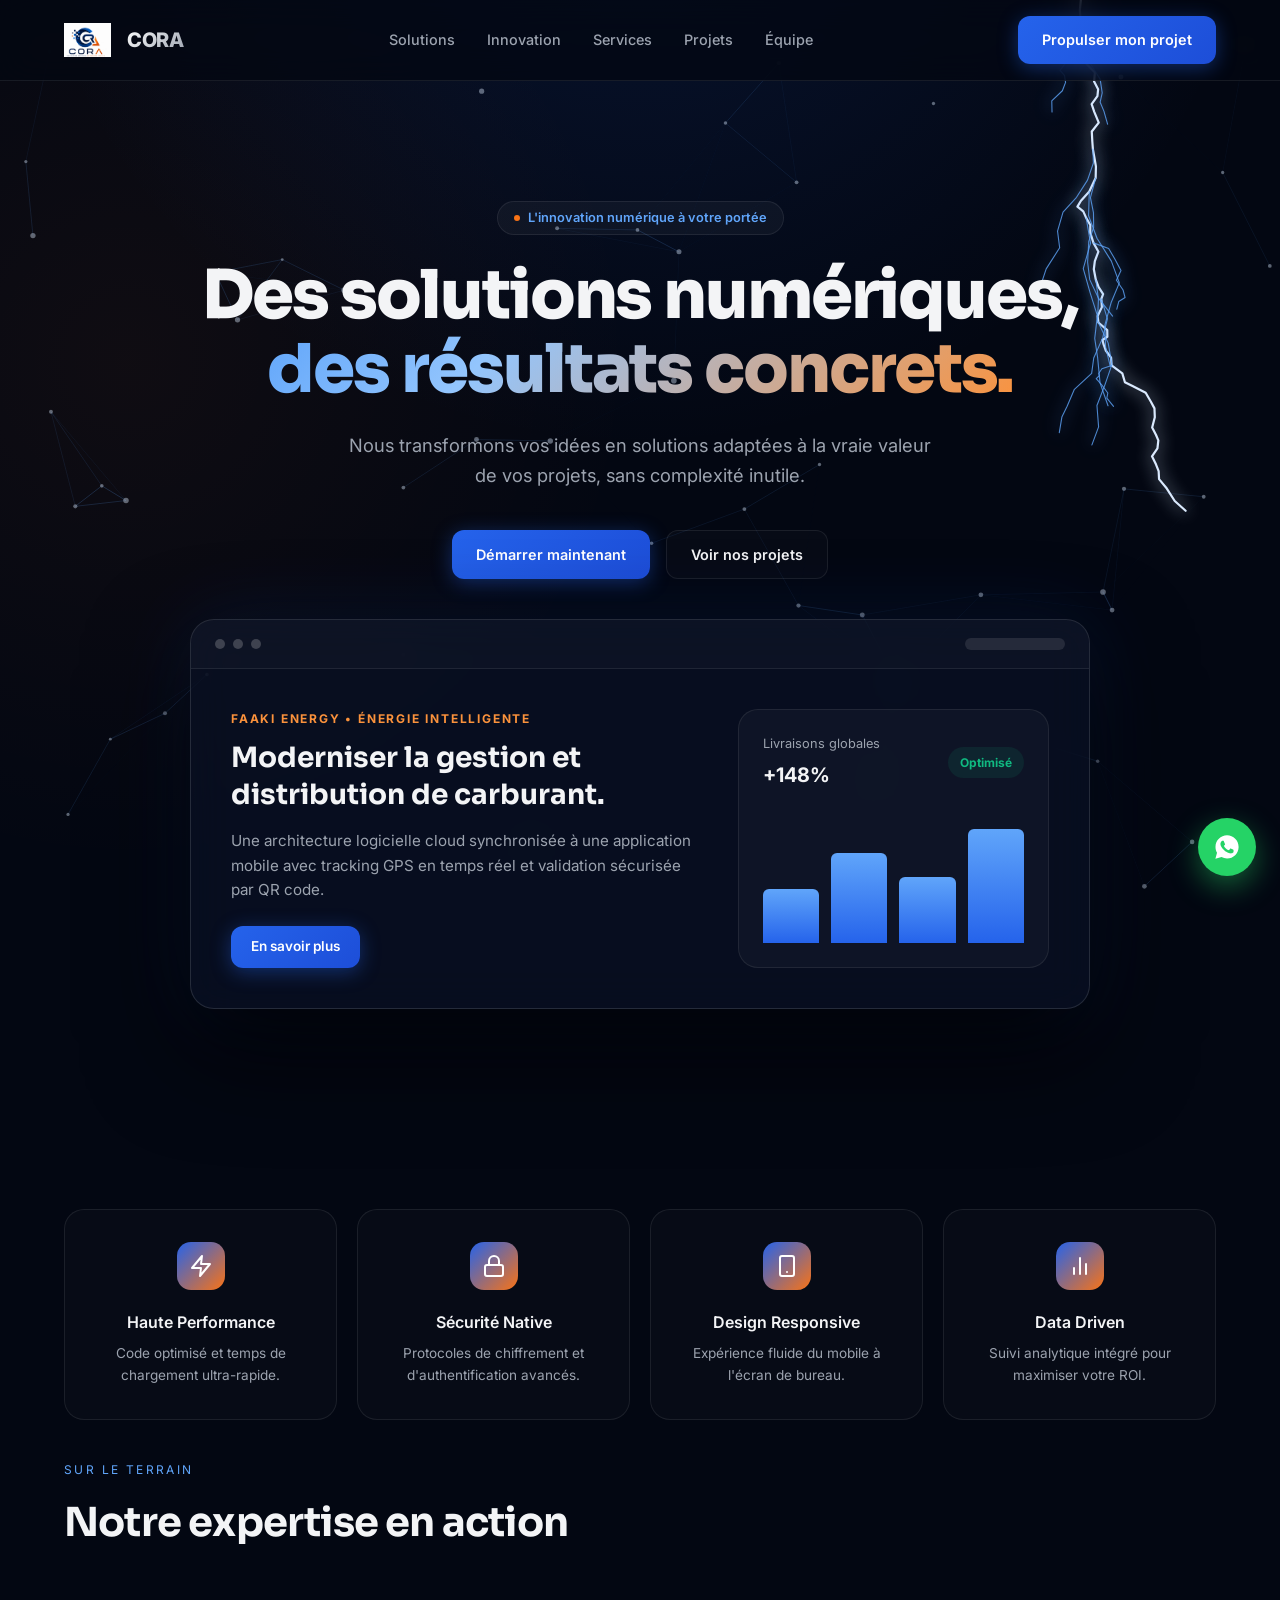
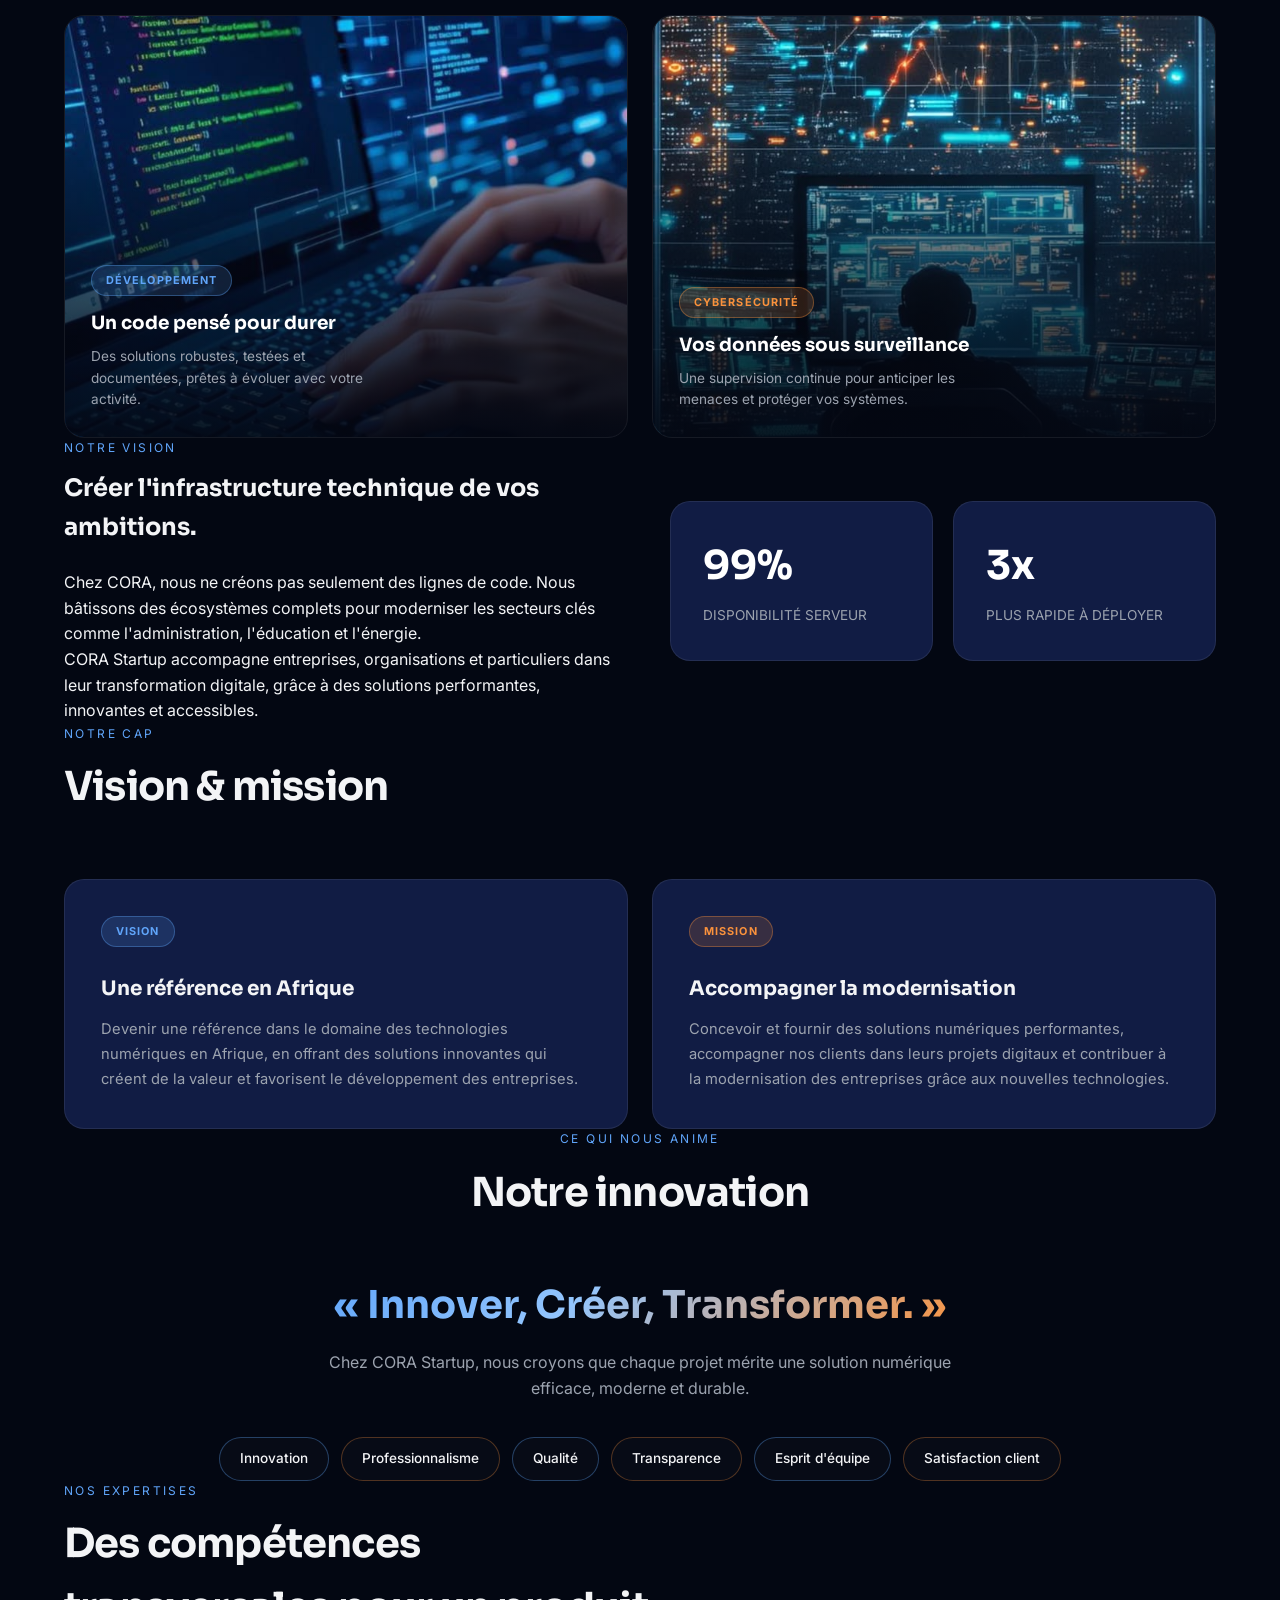
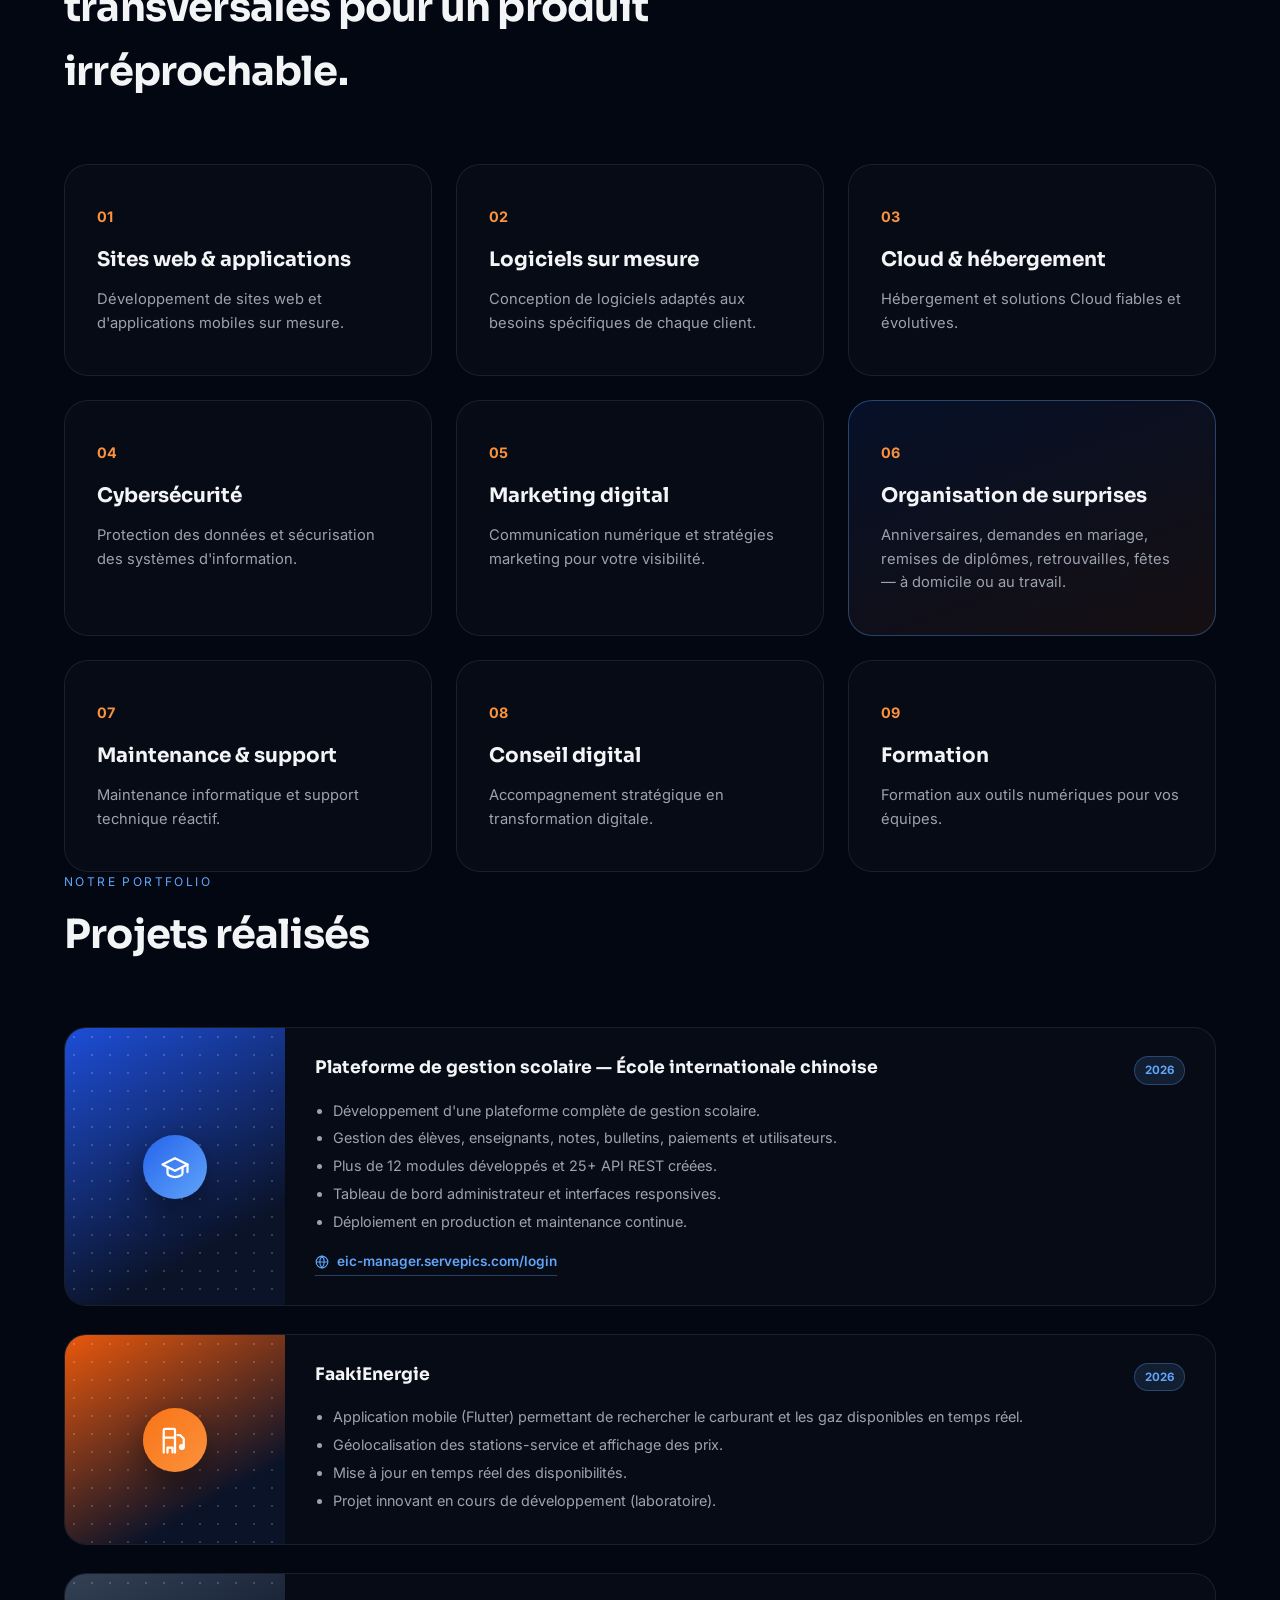
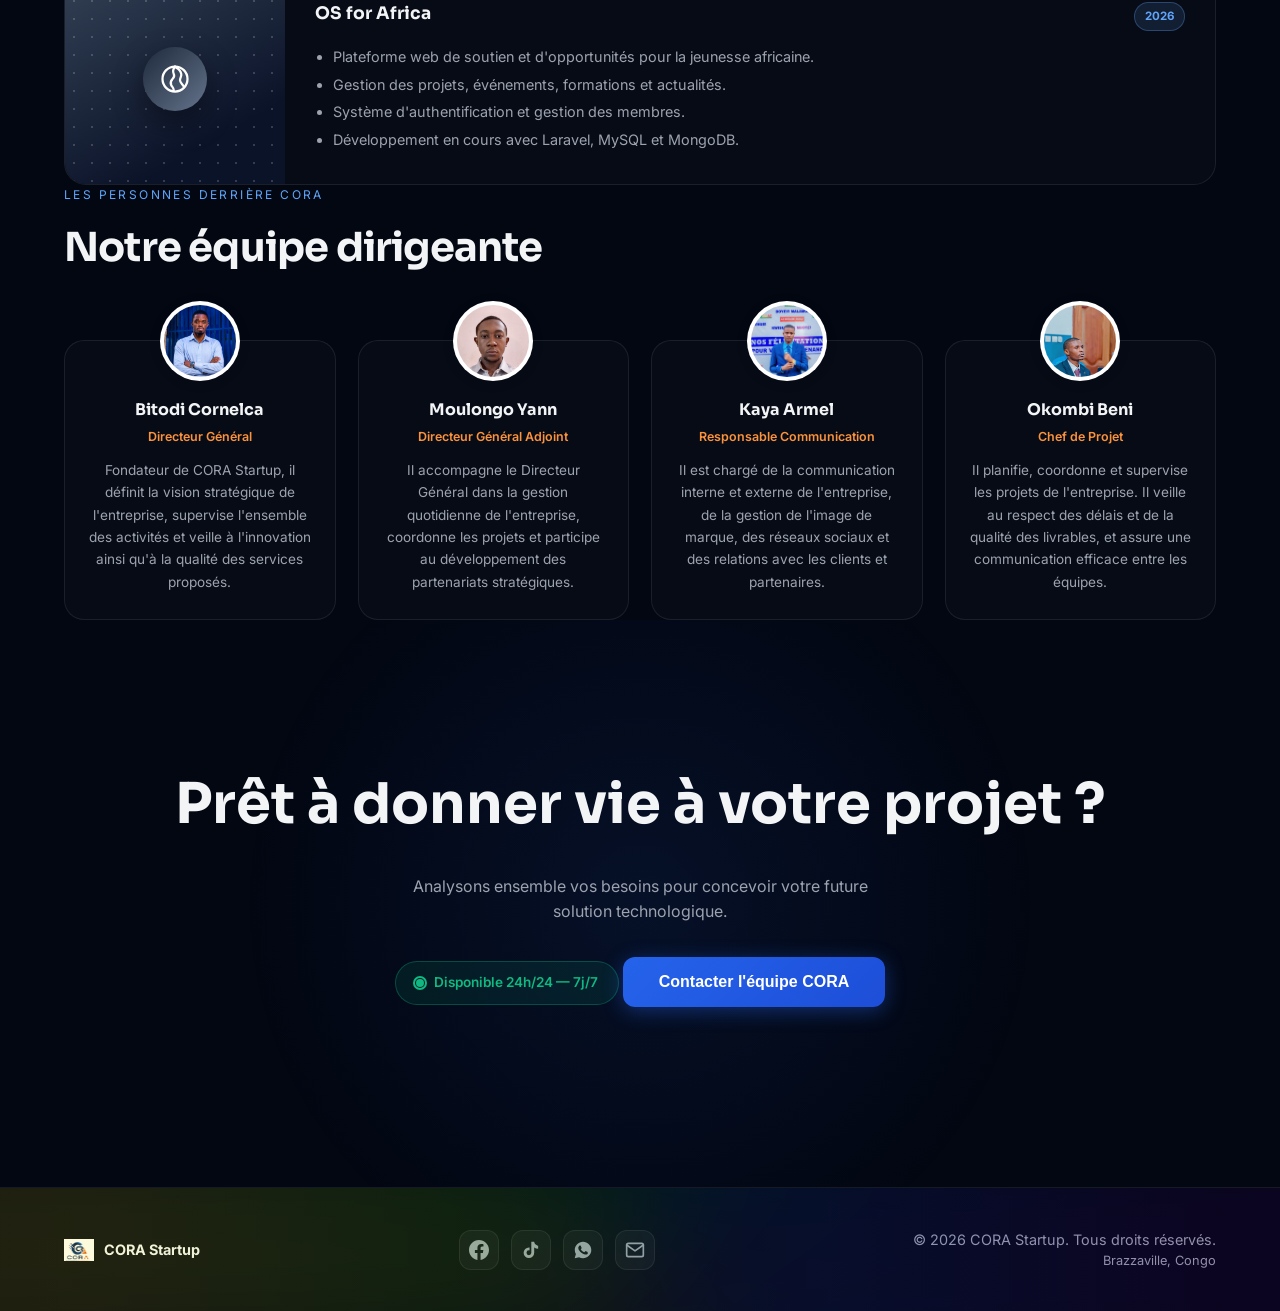
<file: index.html>
<!DOCTYPE html>
<html lang="fr">
<head>
<meta charset="UTF-8">
<meta name="viewport" content="width=device-width, initial-scale=1.0">
<title>CORA Startup — Des solutions numériques, des résultats concrets</title>
<link rel="preconnect" href="https://fonts.googleapis.com">
<link href="https://fonts.googleapis.com/css2?family=Sora:wght@400;600;700;800&family=Inter:wght@400;500;600&display=swap" rel="stylesheet">
<link rel="stylesheet" href="css/style.css">
</head>
<body>

<div class="sky"></div>
<canvas id="network"></canvas>
<canvas id="bolts"></canvas>
<div class="flash-overlay" id="flash"></div>

<main>
  <!-- Header / Nav -->
  <header>
    <canvas id="nav-rain"></canvas>
    <nav class="wrap">
      <div class="brand">
        <img src="images/logo.jpg" alt="CORA Startup" style="height:34px; width:auto; margin-right:4px;">
        <span>CORA</span>
      </div>
      <ul>
        <li><a href="#solutions">Solutions</a></li>
        <li><a href="#innovation">Innovation</a></li>
        <li><a href="#services">Services</a></li>
        <li><a href="#projets">Projets</a></li>
        <li><a href="#equipe">Équipe</a></li>
      </ul>
      <a href="#contact" class="btn btn-primary">Propulser mon projet</a>
    </nav>
  </header>

  <!-- Hero Section -->
  <section class="hero wrap">
    <div class="badge-promo"><span></span>L'innovation numérique à votre portée</div>
    <h1 class="hero-title">Des solutions numériques,<br><span class="gradient-text">des résultats concrets.</span></h1>
    <p class="lead">Nous transformons vos idées en solutions adaptées à la vraie valeur de vos projets, sans complexité inutile.</p>
    
    <div style="display: flex; gap: 16px; justify-content: center; flex-wrap: wrap;">
      <a href="#contact" class="btn btn-primary">Démarrer maintenant</a>
      <a href="#solutions" class="btn" style="border: 1px solid var(--line); background: rgba(255,255,255,0.02)">Voir nos projets</a>
    </div>

    <!-- Interface Mockup -->
    <div class="mockup-shell" id="solutions">
      <div class="mockup-topbar">
        <span></span><span></span><span></span>
        <div class="dot"></div>
      </div>
      <div class="mockup-body">
        <div class="mockup-copy">
          <div class="m-eyebrow">Faaki Energy • Énergie Intelligente</div>
          <h3>Moderniser la gestion et distribution de carburant.</h3>
          <p>Une architecture logicielle cloud synchronisée à une application mobile avec tracking GPS en temps réel et validation sécurisée par QR code.</p>
          <a href="#contact" class="btn btn-primary" style="padding: 10px 20px; font-size: 0.85rem;">En savoir plus</a>
        </div>
        <div class="mockup-chart">
          <div class="chart-header">
            <div>
              <p style="font-size: 0.8rem; color: var(--ink-dim);">Livraisons globales</p>
              <h4 style="font-size: 1.25rem; margin-top: 4px;">+148%</h4>
            </div>
            <span class="growth">Optimisé</span>
          </div>
          <div class="bars">
            <i></i><i></i><i></i><i></i>
          </div>
        </div>
      </div>
    </div>
  </section>

  <!-- Features Row -->
  <section class="wrap" style="padding: 40px 24px;">
    <div class="feature-row">
      <div class="feature-card">
        <div class="ico">
          <svg width="24" height="24" viewBox="0 0 24 24" fill="none" stroke="currentColor" stroke-width="2" stroke-linecap="round" stroke-linejoin="round"><path d="M13 2L3 14h9l-1 8 10-12h-9l1-8z"/></svg>
        </div>
        <h4>Haute Performance</h4>
        <p>Code optimisé et temps de chargement ultra-rapide.</p>
      </div>
      <div class="feature-card">
        <div class="ico">
          <svg width="24" height="24" viewBox="0 0 24 24" fill="none" stroke="currentColor" stroke-width="2" stroke-linecap="round" stroke-linejoin="round"><rect x="3" y="11" width="18" height="11" rx="2" ry="2"/><path d="M7 11V7a5 5 0 0 1 10 0v4"/></svg>
        </div>
        <h4>Sécurité Native</h4>
        <p>Protocoles de chiffrement et d'authentification avancés.</p>
      </div>
      <div class="feature-card">
        <div class="ico">
          <svg width="24" height="24" viewBox="0 0 24 24" fill="none" stroke="currentColor" stroke-width="2" stroke-linecap="round" stroke-linejoin="round"><rect x="5" y="2" width="14" height="20" rx="2" ry="2"/><line x1="12" y1="18" x2="12.01" y2="18"/></svg>
        </div>
        <h4>Design Responsive</h4>
        <p>Expérience fluide du mobile à l'écran de bureau.</p>
      </div>
      <div class="feature-card">
        <div class="ico">
          <svg width="24" height="24" viewBox="0 0 24 24" fill="none" stroke="currentColor" stroke-width="2" stroke-linecap="round" stroke-linejoin="round"><line x1="18" y1="20" x2="18" y2="10"/><line x1="12" y1="20" x2="12" y2="4"/><line x1="6" y1="20" x2="6" y2="14"/></svg>
        </div>
        <h4>Data Driven</h4>
        <p>Suivi analytique intégré pour maximiser votre ROI.</p>
      </div>
    </div>
  </section>

  <!-- Expertise (photos) -->
  <section class="wrap">
    <div class="sec-head">
      <div class="sec-eyebrow">Sur le terrain</div>
      <h2>Notre expertise en action</h2>
    </div>
    <div class="expertise-grid">
      <div class="expertise-card">
        <img src="images/dev-team.jpg" alt="Développement web — code sur écran">
        <div class="expertise-overlay">
          <span class="tag-pill">Développement</span>
          <h3>Un code pensé pour durer</h3>
          <p>Des solutions robustes, testées et documentées, prêtes à évoluer avec votre activité.</p>
        </div>
      </div>
      <div class="expertise-card">
        <img src="images/cyber-security.jpg" alt="Cybersécurité — supervision des systèmes">
        <div class="expertise-overlay">
          <span class="tag-pill orange">Cybersécurité</span>
          <h3>Vos données sous surveillance</h3>
          <p>Une supervision continue pour anticiper les menaces et protéger vos systèmes.</p>
        </div>
      </div>
    </div>
  </section>

  <!-- Section Chiffres / A propos -->
  <section class="wrap" id="about">
    <div class="about-grid">
      <div>
        <div class="sec-eyebrow">Notre Vision</div>
        <h2 style="margin-bottom: 24px;">Créer l'infrastructure technique de vos ambitions.</h2>
        <p class="about-text">Chez CORA, nous ne créons pas seulement des lignes de code. Nous bâtissons des écosystèmes complets pour moderniser les secteurs clés comme l'administration, l'éducation et l'énergie.</p>
        <p class="about-text">CORA Startup accompagne entreprises, organisations et particuliers dans leur transformation digitale, grâce à des solutions performantes, innovantes et accessibles.</p>
      </div>
      <div class="stats-box">
        <div class="stat-card">
          <b>99%</b>
          <span>Disponibilité Serveur</span>
        </div>
        <div class="stat-card">
          <b>3x</b>
          <span>Plus rapide à déployer</span>
        </div>
      </div>
    </div>
  </section>

  <!-- Vision & Mission -->
  <section class="wrap" id="vision">
    <div class="sec-head">
      <div class="sec-eyebrow">Notre cap</div>
      <h2>Vision &amp; mission</h2>
    </div>
    <div class="vm-grid">
      <div class="vm-card">
        <span class="tag-pill">Vision</span>
        <h3>Une référence en Afrique</h3>
        <p>Devenir une référence dans le domaine des technologies numériques en Afrique, en offrant des solutions innovantes qui créent de la valeur et favorisent le développement des entreprises.</p>
      </div>
      <div class="vm-card">
        <span class="tag-pill orange">Mission</span>
        <h3>Accompagner la modernisation</h3>
        <p>Concevoir et fournir des solutions numériques performantes, accompagner nos clients dans leurs projets digitaux et contribuer à la modernisation des entreprises grâce aux nouvelles technologies.</p>
      </div>
    </div>
  </section>

  <!-- Notre Innovation -->
  <section class="wrap" id="innovation">
    <div class="sec-head" style="margin: 0 auto 50px; text-align:center; max-width: 700px;">
      <div class="sec-eyebrow">Ce qui nous anime</div>
      <h2>Notre innovation</h2>
    </div>
    <div class="innovation-quote">
      <h3>« Innover, Créer, Transformer. »</h3>
      <p>Chez CORA Startup, nous croyons que chaque projet mérite une solution numérique efficace, moderne et durable.</p>
    </div>
    <div class="values-row">
      <span class="value-chip">Innovation</span>
      <span class="value-chip">Professionnalisme</span>
      <span class="value-chip">Qualité</span>
      <span class="value-chip">Transparence</span>
      <span class="value-chip">Esprit d'équipe</span>
      <span class="value-chip">Satisfaction client</span>
    </div>
  </section>

  <!-- Services Section -->
  <section class="wrap" id="services">
    <div class="sec-head">
      <div class="sec-eyebrow">Nos expertises</div>
      <h2>Des compétences transversales pour un produit irréprochable.</h2>
    </div>
    <div class="services-grid">
      <div class="service"><div class="num">01</div><h3>Sites web &amp; applications</h3><p>Développement de sites web et d'applications mobiles sur mesure.</p></div>
      <div class="service"><div class="num">02</div><h3>Logiciels sur mesure</h3><p>Conception de logiciels adaptés aux besoins spécifiques de chaque client.</p></div>
      <div class="service"><div class="num">03</div><h3>Cloud &amp; hébergement</h3><p>Hébergement et solutions Cloud fiables et évolutives.</p></div>
      <div class="service"><div class="num">04</div><h3>Cybersécurité</h3><p>Protection des données et sécurisation des systèmes d'information.</p></div>
      <div class="service"><div class="num">05</div><h3>Marketing digital</h3><p>Communication numérique et stratégies marketing pour votre visibilité.</p></div>
      <div class="service" style="border-color: rgba(96,165,250,.35); background: linear-gradient(160deg, rgba(37,99,235,.1), rgba(249,115,22,.08));"><div class="num">06</div><h3>Organisation de surprises</h3><p>Anniversaires, demandes en mariage, remises de diplômes, retrouvailles, fêtes — à domicile ou au travail.</p></div>
      <div class="service"><div class="num">07</div><h3>Maintenance &amp; support</h3><p>Maintenance informatique et support technique réactif.</p></div>
      <div class="service"><div class="num">08</div><h3>Conseil digital</h3><p>Accompagnement stratégique en transformation digitale.</p></div>
      <div class="service"><div class="num">09</div><h3>Formation</h3><p>Formation aux outils numériques pour vos équipes.</p></div>
    </div>
  </section>

  <!-- Projets réalisés -->
  <section class="wrap" id="projets">
    <div class="sec-head">
      <div class="sec-eyebrow">Notre portfolio</div>
      <h2>Projets réalisés</h2>
    </div>
    <div class="projects-list">

      <div class="project-card reveal">
        <div class="project-banner banner-school">
          <div class="banner-pattern"></div>
          <div class="project-ico blue floaty">
            <svg viewBox="0 0 24 24" fill="none" stroke="currentColor" stroke-width="1.8" stroke-linecap="round" stroke-linejoin="round">
              <path d="M22 10L12 5 2 10l10 5 10-5Z"/><path d="M6 12v5c0 1.5 2.7 3 6 3s6-1.5 6-3v-5"/><path d="M22 10v6"/>
            </svg>
          </div>
        </div>
        <div class="project-body">
          <div class="project-top">
            <h3>Plateforme de gestion scolaire — École internationale chinoise</h3>
            <span class="year-tag">2026</span>
          </div>
          <ul>
            <li>Développement d'une plateforme complète de gestion scolaire.</li>
            <li>Gestion des élèves, enseignants, notes, bulletins, paiements et utilisateurs.</li>
            <li>Plus de 12 modules développés et 25+ API REST créées.</li>
            <li>Tableau de bord administrateur et interfaces responsives.</li>
            <li>Déploiement en production et maintenance continue.</li>
          </ul>
          <a href="https://eic-manager.servepics.com/login" target="_blank" rel="noopener" class="project-link">
            <svg viewBox="0 0 24 24" width="14" height="14" fill="none" stroke="currentColor" stroke-width="2"><circle cx="12" cy="12" r="10"/><path d="M2 12h20M12 2a15 15 0 0 1 0 20 15 15 0 0 1 0-20Z"/></svg>
            eic-manager.servepics.com/login
          </a>
        </div>
      </div>

      <div class="project-card reveal">
        <div class="project-banner banner-energy">
          <div class="banner-pattern"></div>
          <div class="project-ico orange floaty">
            <svg viewBox="0 0 24 24" fill="none" stroke="currentColor" stroke-width="1.8" stroke-linecap="round" stroke-linejoin="round">
              <path d="M3 22V4a1 1 0 0 1 1-1h7a1 1 0 0 1 1 1v18"/><path d="M3 10h9"/><path d="M14 8h2l3 3v6a1 1 0 0 1-1 1h-1"/><circle cx="17.5" cy="17.5" r="1.5"/><path d="M6 22v-4h4v4"/>
            </svg>
          </div>
        </div>
        <div class="project-body">
          <div class="project-top">
            <h3>FaakiEnergie</h3>
            <span class="year-tag">2026</span>
          </div>
          <ul>
            <li>Application mobile (Flutter) permettant de rechercher le carburant et les gaz disponibles en temps réel.</li>
            <li>Géolocalisation des stations-service et affichage des prix.</li>
            <li>Mise à jour en temps réel des disponibilités.</li>
            <li>Projet innovant en cours de développement (laboratoire).</li>
          </ul>
        </div>
      </div>

      <div class="project-card reveal">
        <div class="project-banner banner-africa">
          <div class="banner-pattern"></div>
          <div class="project-ico navy floaty">
            <svg viewBox="0 0 24 24" fill="none" stroke="currentColor" stroke-width="1.8" stroke-linecap="round" stroke-linejoin="round">
              <path d="M12 2c-1.5 2-2 4-1 6 .8 1.6 0 3-1 4-1.3 1.4-2 3-1 5 .6 1.2 2 2 2 4"/>
              <path d="M13 3c2 1 3.5 2.5 4 5 .4 2-1 3-1 5 0 2 2 3 3 5"/>
              <circle cx="12" cy="12" r="10"/>
            </svg>
          </div>
        </div>
        <div class="project-body">
          <div class="project-top">
            <h3>OS for Africa</h3>
            <span class="year-tag">2026</span>
          </div>
          <ul>
            <li>Plateforme web de soutien et d'opportunités pour la jeunesse africaine.</li>
            <li>Gestion des projets, événements, formations et actualités.</li>
            <li>Système d'authentification et gestion des membres.</li>
            <li>Développement en cours avec Laravel, MySQL et MongoDB.</li>
          </ul>
        </div>
      </div>

    </div>
  </section>

  <!-- Équipe -->
  <section class="wrap" id="equipe">
    <div class="sec-head">
      <div class="sec-eyebrow">Les personnes derrière CORA</div>
      <h2>Notre équipe dirigeante</h2>
    </div>
    <div class="team-grid">
      <div class="team-card">
        <div class="avatar"><img src="images/BITODI.jpeg" alt="Bitodi Cornelca"></div>
        <h3>Bitodi Cornelca</h3>
        <div class="role">Directeur Général</div>
        <p>Fondateur de CORA Startup, il définit la vision stratégique de l'entreprise, supervise l'ensemble des activités et veille à l'innovation ainsi qu'à la qualité des services proposés.</p>
      </div>
      <div class="team-card">
        <div class="avatar"><img src="images/yann.jpeg" alt="Moulongo Yann"></div>
        <h3>Moulongo Yann</h3>
        <div class="role">Directeur Général Adjoint</div>
        <p>Il accompagne le Directeur Général dans la gestion quotidienne de l'entreprise, coordonne les projets et participe au développement des partenariats stratégiques.</p>
      </div>
      <div class="team-card">
        <div class="avatar"><img src="images/armel.jpeg" alt="Kaya Armel"></div>
        <h3>Kaya Armel</h3>
        <div class="role">Responsable Communication</div>
        <p>Il est chargé de la communication interne et externe de l'entreprise, de la gestion de l'image de marque, des réseaux sociaux et des relations avec les clients et partenaires.</p>
      </div>
      <div class="team-card">
        <div class="avatar"><img src="images/beni.jpeg" alt="Okombi Beni"></div>
        <h3>Okombi Beni</h3>
        <div class="role">Chef de Projet</div>
        <p>Il planifie, coordonne et supervise les projets de l'entreprise. Il veille au respect des délais et de la qualité des livrables, et assure une communication efficace entre les équipes.</p>
      </div>
    </div>
  </section>

  <!-- Final CTA -->
  <section class="motto wrap" id="contact">
    <h2>Prêt à donner vie à votre projet ?</h2>
    <p style="color: var(--ink-dim); max-width: 500px; margin: 0 auto 32px;">Analysons ensemble vos besoins pour concevoir votre future solution technologique.</p>
    <div class="availability-badge">
      <span class="pulse-dot"></span>
      Disponible 24h/24 — 7j/7
    </div>

    <button type="button" class="btn btn-primary" style="padding: 16px 36px; font-size: 1rem; border:none; cursor:pointer;" onclick="document.getElementById('contact-options').classList.toggle('open')">Contacter l'équipe CORA</button>

    <div id="contact-options" class="contact-options">
      <button type="button" class="contact-option" onclick="openContactModal('whatsapp')">
        <span class="ico-wrap wa">
          <svg width="20" height="20" viewBox="0 0 24 24" fill="currentColor"><path d="M12.04 2C6.58 2 2.13 6.45 2.13 11.91c0 1.75.46 3.45 1.33 4.95L2.05 22l5.25-1.38c1.45.79 3.08 1.21 4.74 1.21h.01c5.46 0 9.91-4.45 9.91-9.91C21.96 6.45 17.5 2 12.04 2zm5.79 14.09c-.24.68-1.4 1.3-1.93 1.34-.5.04-1.02.24-3.44-.72-2.9-1.16-4.77-4.06-4.91-4.25-.14-.19-1.18-1.57-1.18-3 0-1.42.75-2.12 1.01-2.41.27-.29.58-.36.78-.36.19 0 .39 0 .56.01.18.01.42-.07.66.5.24.58.83 1.99.9 2.14.07.14.11.31.02.5-.09.19-.14.31-.28.47-.14.16-.29.36-.42.48-.14.13-.28.28-.12.55.16.27.71 1.17 1.53 1.9 1.05.94 1.94 1.23 2.21 1.37.27.14.43.12.59-.07.16-.19.68-.79.86-1.06.18-.27.36-.22.61-.13.24.09 1.55.73 1.82.86.27.14.44.2.51.31.07.11.07.65-.17 1.34z"/></svg>
        </span>
        <span>
          <b>WhatsApp</b>
          <small>06 46 74 314</small>
        </span>
      </button>
      <button type="button" class="contact-option" onclick="openContactModal('email')">
        <span class="ico-wrap mail">
          <svg width="18" height="18" viewBox="0 0 24 24" fill="none" stroke="currentColor" stroke-width="2"><path d="M4 4h16v16H4z" stroke="none"/><path d="M22 6l-10 7L2 6"/><rect x="2" y="4" width="20" height="16" rx="2"/></svg>
        </span>
        <span>
          <b>Email</b>
          <small>coracornelca@gmail.com</small>
        </span>
      </button>
      <a href="https://www.facebook.com/profile.php?id=61591908933686" target="_blank" rel="noopener" class="contact-option contact-link">
        <span class="ico-wrap facebook">
          <svg width="18" height="18" viewBox="0 0 24 24" fill="currentColor"><path d="M24 12.073c0-6.627-5.373-12-12-12s-12 5.373-12 12c0 5.99 4.388 10.954 10.125 11.854v-8.385H7.078v-3.47h3.047V9.43c0-3.007 1.792-4.669 4.533-4.669 1.312 0 2.686.235 2.686.235v2.953H15.83c-1.491 0-1.956.925-1.956 1.874v2.25h3.328l-.532 3.47h-2.796v8.385C19.612 23.027 24 18.062 24 12.073z"/></svg>
        </span>
        <span>
          <b>Facebook</b>
          <small>CORA Startup</small>
        </span>
      </a>
      <a href="https://tiktok.me/streak/ZS9r8mqTdRfW7-7BmhI/" target="_blank" rel="noopener" class="contact-option contact-link">
        <span class="ico-wrap tiktok">
          <svg width="18" height="18" viewBox="0 0 24 24" fill="currentColor"><path d="M19.59 6.69a4.83 4.83 0 0 1-3.77-4.25V2h-3.45v13.67a2.89 2.89 0 0 1-2.88 2.5 2.89 2.89 0 0 1-2.89-2.89 2.89 2.89 0 0 1 2.89-2.89c.28 0 .54.04.79.1v-3.5a6.37 6.37 0 0 0-.79-.05A6.34 6.34 0 0 0 3.15 15.2a6.34 6.34 0 0 0 6.34 6.34 6.34 6.34 0 0 0 6.34-6.34V8.87a8.16 8.16 0 0 0 4.76 1.52v-3.4a4.85 4.85 0 0 1-1-.3z"/></svg>
        </span>
        <span>
          <b>TikTok</b>
          <small>CORA Startup</small>
        </span>
      </a>
    </div>
  </section>

  <!-- Footer -->
  <footer>
    <div class="wrap foot-row">
      <div style="display:flex; align-items:center; gap:10px; font-weight:700; color:var(--ink);">
        <img src="images/logo.jpg" alt="CORA" style="height:22px; width:auto;"> CORA Startup
      </div>
      <div class="footer-social">
        <a href="https://www.facebook.com/profile.php?id=61591908933686" target="_blank" rel="noopener" aria-label="Facebook" class="social-link facebook">
          <svg width="20" height="20" viewBox="0 0 24 24" fill="currentColor"><path d="M24 12.073c0-6.627-5.373-12-12-12s-12 5.373-12 12c0 5.99 4.388 10.954 10.125 11.854v-8.385H7.078v-3.47h3.047V9.43c0-3.007 1.792-4.669 4.533-4.669 1.312 0 2.686.235 2.686.235v2.953H15.83c-1.491 0-1.956.925-1.956 1.874v2.25h3.328l-.532 3.47h-2.796v8.385C19.612 23.027 24 18.062 24 12.073z"/></svg>
        </a>
        <a href="https://tiktok.me/streak/ZS9r8mqTdRfW7-7BmhI/" target="_blank" rel="noopener" aria-label="TikTok" class="social-link tiktok">
          <svg width="20" height="20" viewBox="0 0 24 24" fill="currentColor"><path d="M19.59 6.69a4.83 4.83 0 0 1-3.77-4.25V2h-3.45v13.67a2.89 2.89 0 0 1-2.88 2.5 2.89 2.89 0 0 1-2.89-2.89 2.89 2.89 0 0 1 2.89-2.89c.28 0 .54.04.79.1v-3.5a6.37 6.37 0 0 0-.79-.05A6.34 6.34 0 0 0 3.15 15.2a6.34 6.34 0 0 0 6.34 6.34 6.34 6.34 0 0 0 6.34-6.34V8.87a8.16 8.16 0 0 0 4.76 1.52v-3.4a4.85 4.85 0 0 1-1-.3z"/></svg>
        </a>
        <a href="https://wa.me/24264674314" target="_blank" rel="noopener" aria-label="WhatsApp" class="social-link whatsapp">
          <svg width="20" height="20" viewBox="0 0 24 24" fill="currentColor"><path d="M12.04 2C6.58 2 2.13 6.45 2.13 11.91c0 1.75.46 3.45 1.33 4.95L2.05 22l5.25-1.38c1.45.79 3.08 1.21 4.74 1.21h.01c5.46 0 9.91-4.45 9.91-9.91C21.96 6.45 17.5 2 12.04 2zm5.79 14.09c-.24.68-1.4 1.3-1.93 1.34-.5.04-1.02.24-3.44-.72-2.9-1.16-4.77-4.06-4.91-4.25-.14-.19-1.18-1.57-1.18-3 0-1.42.75-2.12 1.01-2.41.27-.29.58-.36.78-.36.19 0 .39 0 .56.01.18.01.42-.07.66.5.24.58.83 1.99.9 2.14.07.14.11.31.02.5-.09.19-.14.31-.28.47-.14.16-.29.36-.42.48-.14.13-.28.28-.12.55.16.27.71 1.17 1.53 1.9 1.05.94 1.94 1.23 2.21 1.37.27.14.43.12.59-.07.16-.19.68-.79.86-1.06.18-.27.36-.22.61-.13.24.09 1.55.73 1.82.86.27.14.44.2.51.31.07.11.07.65-.17 1.34z"/></svg>
        </a>
        <a href="mailto:coracornelca@gmail.com" aria-label="Email" class="social-link email">
          <svg width="20" height="20" viewBox="0 0 24 24" fill="none" stroke="currentColor" stroke-width="2" stroke-linecap="round" stroke-linejoin="round"><rect x="2" y="4" width="20" height="16" rx="2"/><path d="M22 6l-10 7L2 6"/></svg>
        </a>
      </div>
      <div style="text-align:right;">
        <p>&copy; 2026 CORA Startup. Tous droits réservés.</p>
        <p style="font-size: 0.8rem;">Brazzaville, Congo</p>
      </div>
    </div>
  </footer>
</main>

  <div class="float-menu">
  <div id="float-options" class="float-options">
    <button type="button" class="float-option wa" aria-label="WhatsApp" onclick="openContactModal('whatsapp')">
      <svg viewBox="0 0 24 24" fill="currentColor"><path d="M12.04 2C6.58 2 2.13 6.45 2.13 11.91c0 1.75.46 3.45 1.33 4.95L2.05 22l5.25-1.38c1.45.79 3.08 1.21 4.74 1.21h.01c5.46 0 9.91-4.45 9.91-9.91C21.96 6.45 17.5 2 12.04 2zm5.79 14.09c-.24.68-1.4 1.3-1.93 1.34-.5.04-1.02.24-3.44-.72-2.9-1.16-4.77-4.06-4.91-4.25-.14-.19-1.18-1.57-1.18-3 0-1.42.75-2.12 1.01-2.41.27-.29.58-.36.78-.36.19 0 .39 0 .56.01.18.01.42-.07.66.5.24.58.83 1.99.9 2.14.07.14.11.31.02.5-.09.19-.14.31-.28.47-.14.16-.29.36-.42.48-.14.13-.28.28-.12.55.16.27.71 1.17 1.53 1.9 1.05.94 1.94 1.23 2.21 1.37.27.14.43.12.59-.07.16-.19.68-.79.86-1.06.18-.27.36-.22.61-.13.24.09 1.55.73 1.82.86.27.14.44.2.51.31.07.11.07.65-.17 1.34z"/></svg>
      <span class="float-label">WhatsApp</span>
    </button>
    <button type="button" class="float-option mail" aria-label="Email" onclick="openContactModal('email')">
      <svg viewBox="0 0 24 24" fill="none" stroke="currentColor" stroke-width="2"><path d="M22 6l-10 7L2 6"/><rect x="2" y="4" width="20" height="16" rx="2"/></svg>
      <span class="float-label">Email</span>
    </button>
    <a href="https://www.facebook.com/profile.php?id=61591908933686" target="_blank" rel="noopener" class="float-option facebook" aria-label="Facebook">
      <svg viewBox="0 0 24 24" fill="currentColor"><path d="M24 12.073c0-6.627-5.373-12-12-12s-12 5.373-12 12c0 5.99 4.388 10.954 10.125 11.854v-8.385H7.078v-3.47h3.047V9.43c0-3.007 1.792-4.669 4.533-4.669 1.312 0 2.686.235 2.686.235v2.953H15.83c-1.491 0-1.956.925-1.956 1.874v2.25h3.328l-.532 3.47h-2.796v8.385C19.612 23.027 24 18.062 24 12.073z"/></svg>
      <span class="float-label">Facebook</span>
    </a>
    <a href="https://tiktok.me/streak/ZS9r8mqTdRfW7-7BmhI/" target="_blank" rel="noopener" class="float-option tiktok" aria-label="TikTok">
      <svg viewBox="0 0 24 24" fill="currentColor"><path d="M19.59 6.69a4.83 4.83 0 0 1-3.77-4.25V2h-3.45v13.67a2.89 2.89 0 0 1-2.88 2.5 2.89 2.89 0 0 1-2.89-2.89 2.89 2.89 0 0 1 2.89-2.89c.28 0 .54.04.79.1v-3.5a6.37 6.37 0 0 0-.79-.05A6.34 6.34 0 0 0 3.15 15.2a6.34 6.34 0 0 0 6.34 6.34 6.34 6.34 0 0 0 6.34-6.34V8.87a8.16 8.16 0 0 0 4.76 1.52v-3.4a4.85 4.85 0 0 1-1-.3z"/></svg>
      <span class="float-label">TikTok</span>
    </a>
  </div>
  <button type="button" class="whatsapp-float" onclick="document.getElementById('float-options').classList.toggle('open'); this.classList.toggle('active')" aria-label="Nous contacter">
    <svg viewBox="0 0 24 24"><path d="M12.04 2C6.58 2 2.13 6.45 2.13 11.91c0 1.75.46 3.45 1.33 4.95L2.05 22l5.25-1.38c1.45.79 3.08 1.21 4.74 1.21h.01c5.46 0 9.91-4.45 9.91-9.91C21.96 6.45 17.5 2 12.04 2zm5.79 14.09c-.24.68-1.4 1.3-1.93 1.34-.5.04-1.02.24-3.44-.72-2.9-1.16-4.77-4.06-4.91-4.25-.14-.19-1.18-1.57-1.18-3 0-1.42.75-2.12 1.01-2.41.27-.29.58-.36.78-.36.19 0 .39 0 .56.01.18.01.42-.07.66.5.24.58.83 1.99.9 2.14.07.14.11.31.02.5-.09.19-.14.31-.28.47-.14.16-.29.36-.42.48-.14.13-.28.28-.12.55.16.27.71 1.17 1.53 1.9 1.05.94 1.94 1.23 2.21 1.37.27.14.43.12.59-.07.16-.19.68-.79.86-1.06.18-.27.36-.22.61-.13.24.09 1.55.73 1.82.86.27.14.44.2.51.31.07.11.07.65-.17 1.34z"/></svg>
  </button>
</div>

<!-- Modal Contact Form -->
<div id="contact-modal" class="modal-overlay">
  <div class="modal-box">
    <button type="button" class="modal-close" onclick="closeContactModal()">&times;</button>
    <div class="modal-header">
      <div id="modal-icon" class="modal-icon wa-icon">
        <svg viewBox="0 0 24 24" fill="currentColor"><path d="M12.04 2C6.58 2 2.13 6.45 2.13 11.91c0 1.75.46 3.45 1.33 4.95L2.05 22l5.25-1.38c1.45.79 3.08 1.21 4.74 1.21h.01c5.46 0 9.91-4.45 9.91-9.91C21.96 6.45 17.5 2 12.04 2zm5.79 14.09c-.24.68-1.4 1.3-1.93 1.34-.5.04-1.02.24-3.44-.72-2.9-1.16-4.77-4.06-4.91-4.25-.14-.19-1.18-1.57-1.18-3 0-1.42.75-2.12 1.01-2.41.27-.29.58-.36.78-.36.19 0 .39 0 .56.01.18.01.42-.07.66.5.24.58.83 1.99.9 2.14.07.14.11.31.02.5-.09.19-.14.31-.28.47-.14.16-.29.36-.42.48-.14.13-.28.28-.12.55.16.27.71 1.17 1.53 1.9 1.05.94 1.94 1.23 2.21 1.37.27.14.43.12.59-.07.16-.19.68-.79.86-1.06.18-.27.36-.22.61-.13.24.09 1.55.73 1.82.86.27.14.44.2.51.31.07.11.07.65-.17 1.34z"/></svg>
      </div>
      <h3 id="modal-title">Envoyer un message</h3>
      <p id="modal-subtitle" class="modal-subtitle">via WhatsApp</p>
    </div>
    <form id="contact-form" class="modal-form" onsubmit="submitContactForm(event)">
      <div class="form-group">
        <label for="cf-name">Votre nom</label>
        <input type="text" id="cf-name" name="name" placeholder="Ex: Jean Dupont" required>
      </div>
      <div class="form-group">
        <label for="cf-phone">Téléphone</label>
        <input type="tel" id="cf-phone" name="phone" placeholder="Ex: 06 46 74 314" required>
      </div>
      <div class="form-group">
        <label for="cf-email">Email (optionnel)</label>
        <input type="email" id="cf-email" name="email" placeholder="Ex: jean@email.com">
      </div>
      <div class="form-group">
        <label for="cf-subject">Sujet</label>
        <input type="text" id="cf-subject" name="subject" placeholder="Ex: Demande de devis" required>
      </div>
      <div class="form-group">
        <label for="cf-message">Message</label>
        <textarea id="cf-message" name="message" rows="4" placeholder="Décrivez votre projet ou votre demande..." required></textarea>
      </div>
      <button type="submit" class="btn btn-primary" style="width:100%; padding:12px; font-size:0.9rem; border:none; cursor:pointer;" id="cf-submit-btn">
        Envoyer via WhatsApp
      </button>
    </form>
    <div id="success-msg" class="success-msg">
      <div class="check">
        <svg viewBox="0 0 24 24" fill="none" stroke-width="2.5" stroke-linecap="round" stroke-linejoin="round"><polyline points="20 6 9 17 4 12"/></svg>
      </div>
      <h3>Envoyé avec succès !</h3>
      <p>Merci, nous vous répondrons très rapidement.</p>
    </div>
  </div>
</div>

<script src="js/script.js"></script>

</body>
</html>
</file>
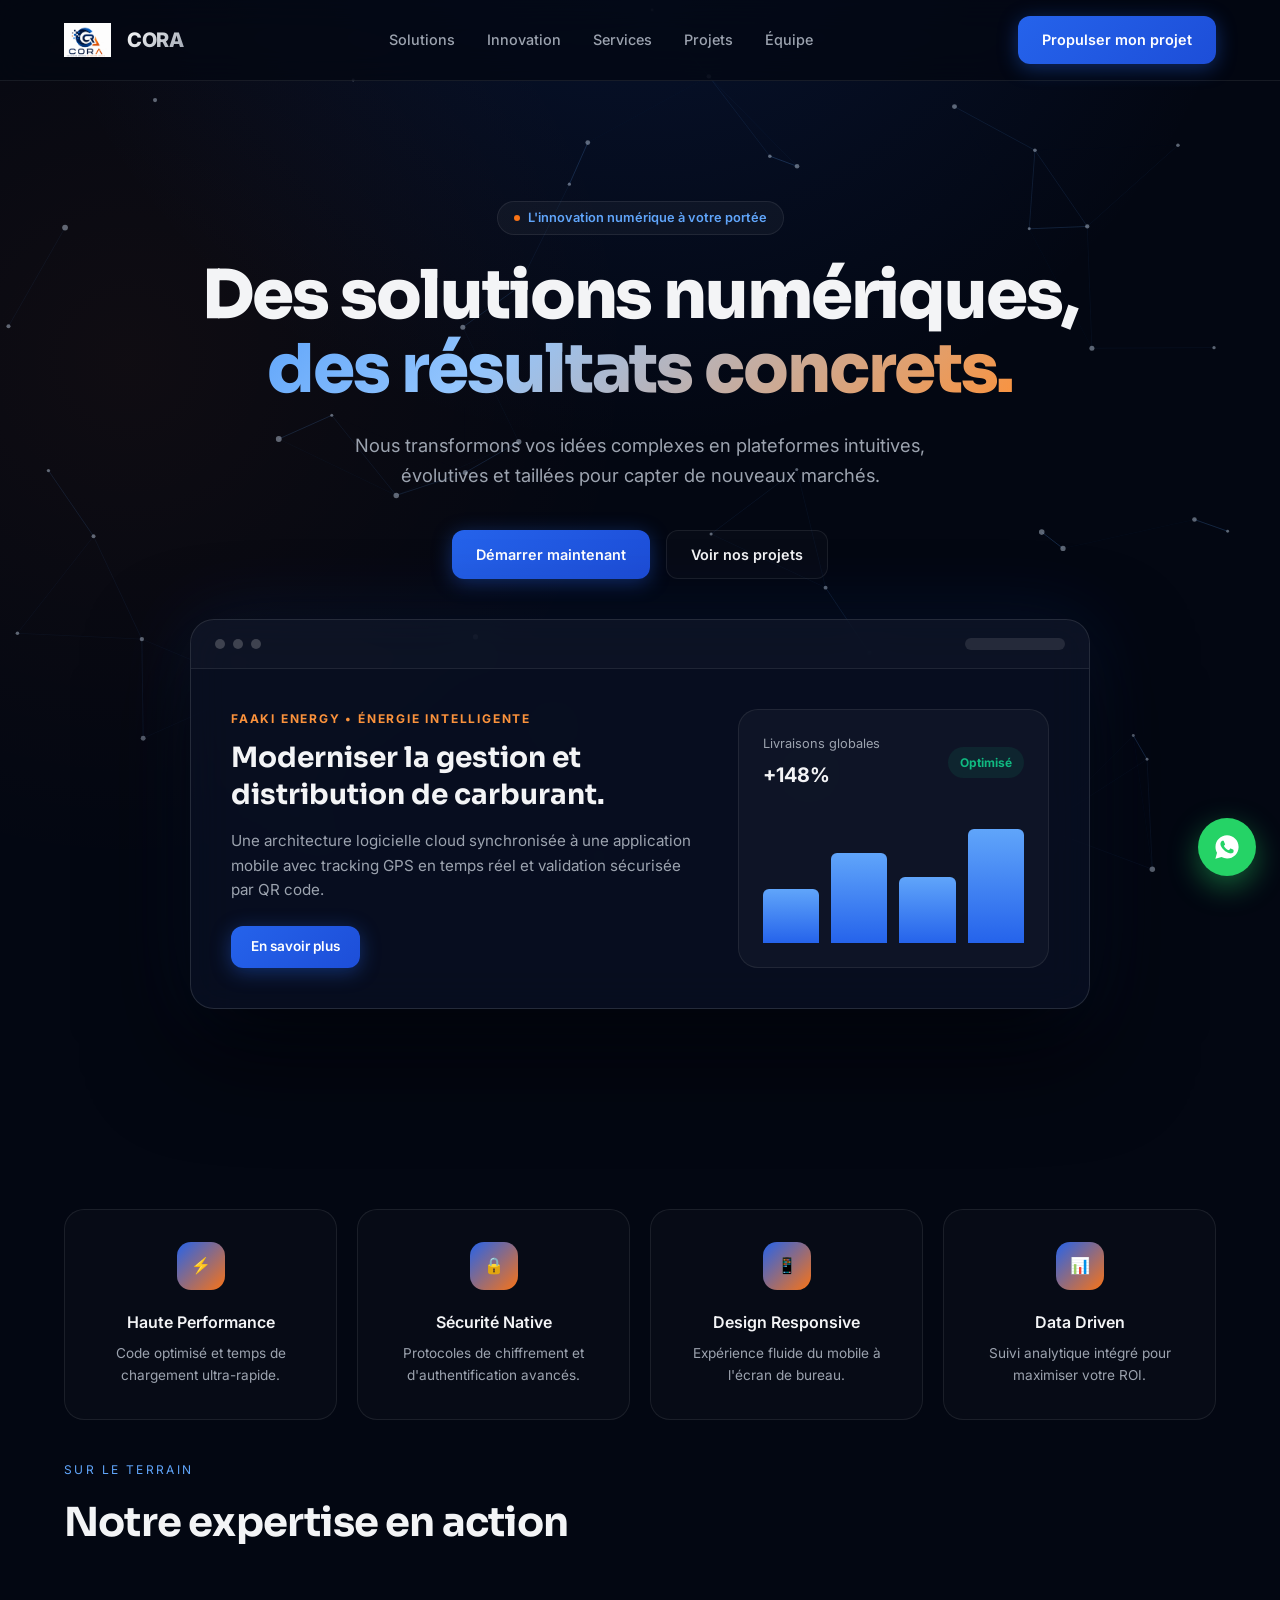
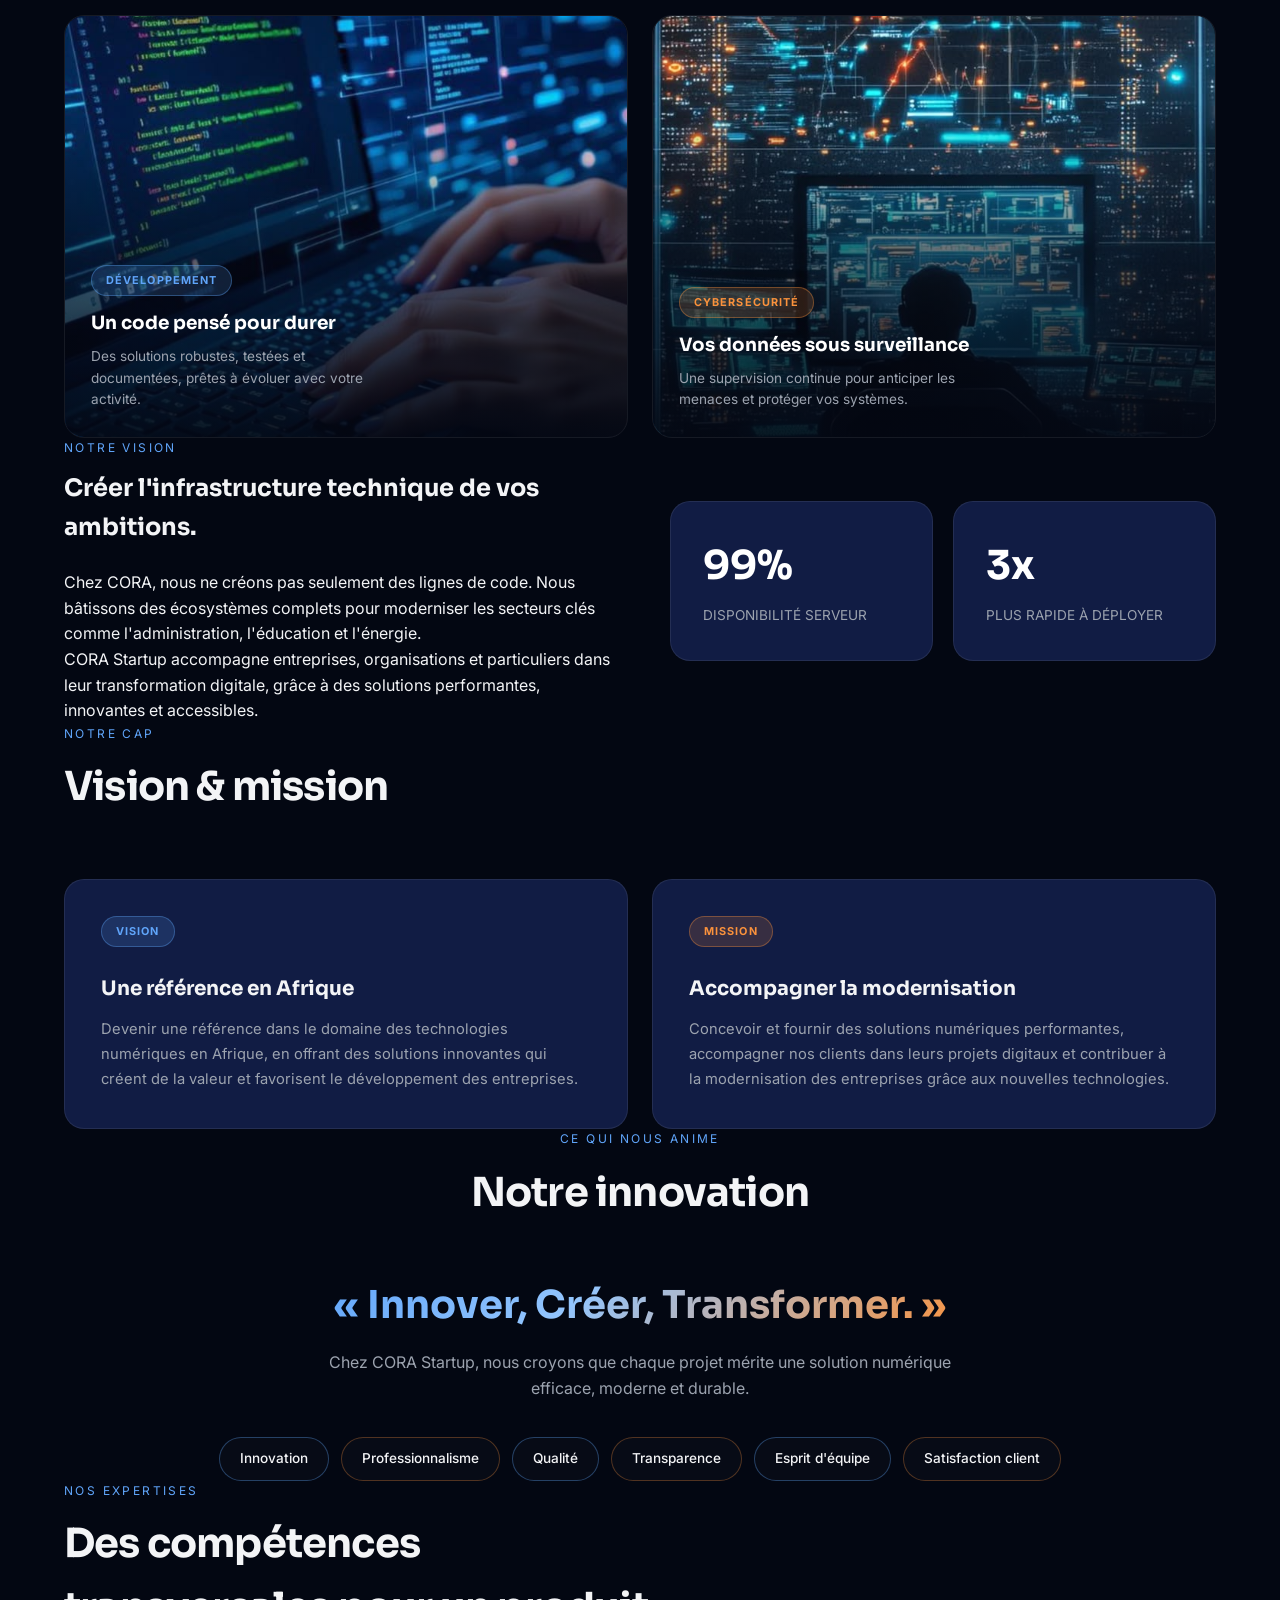
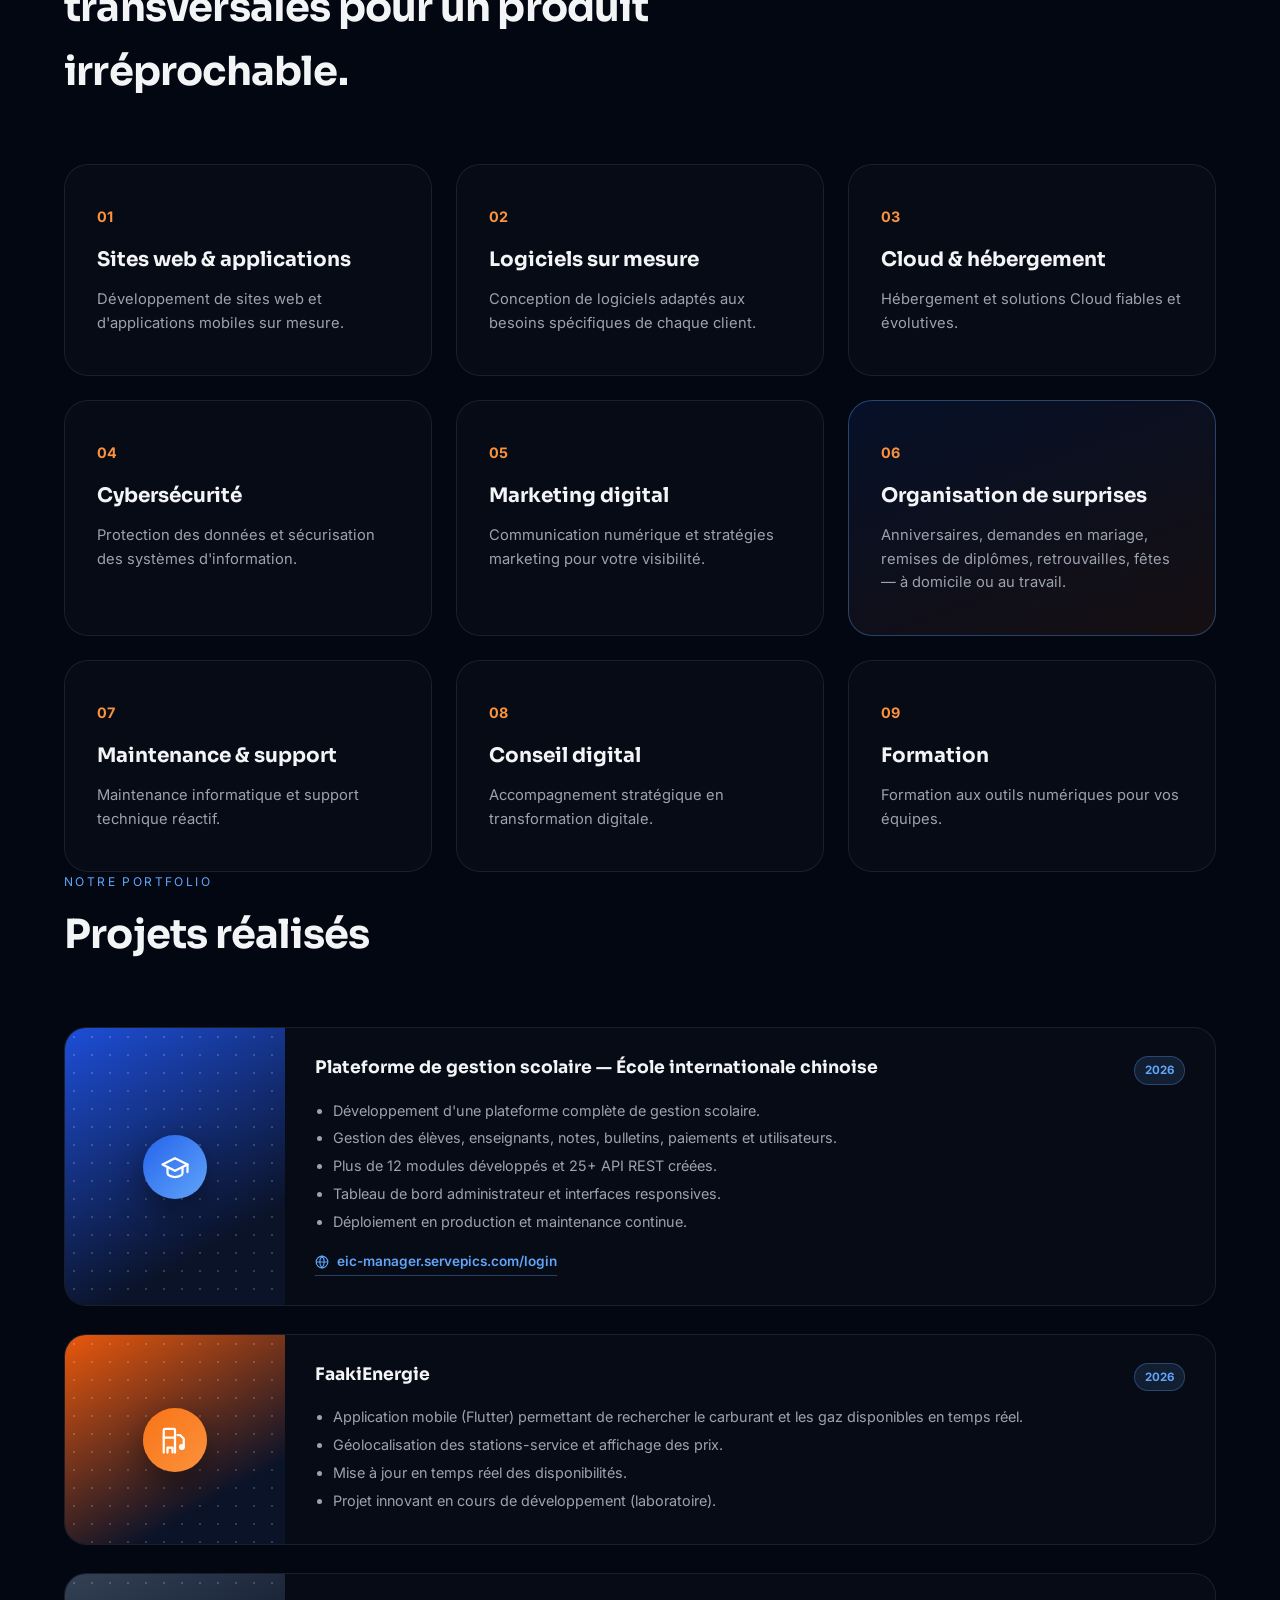
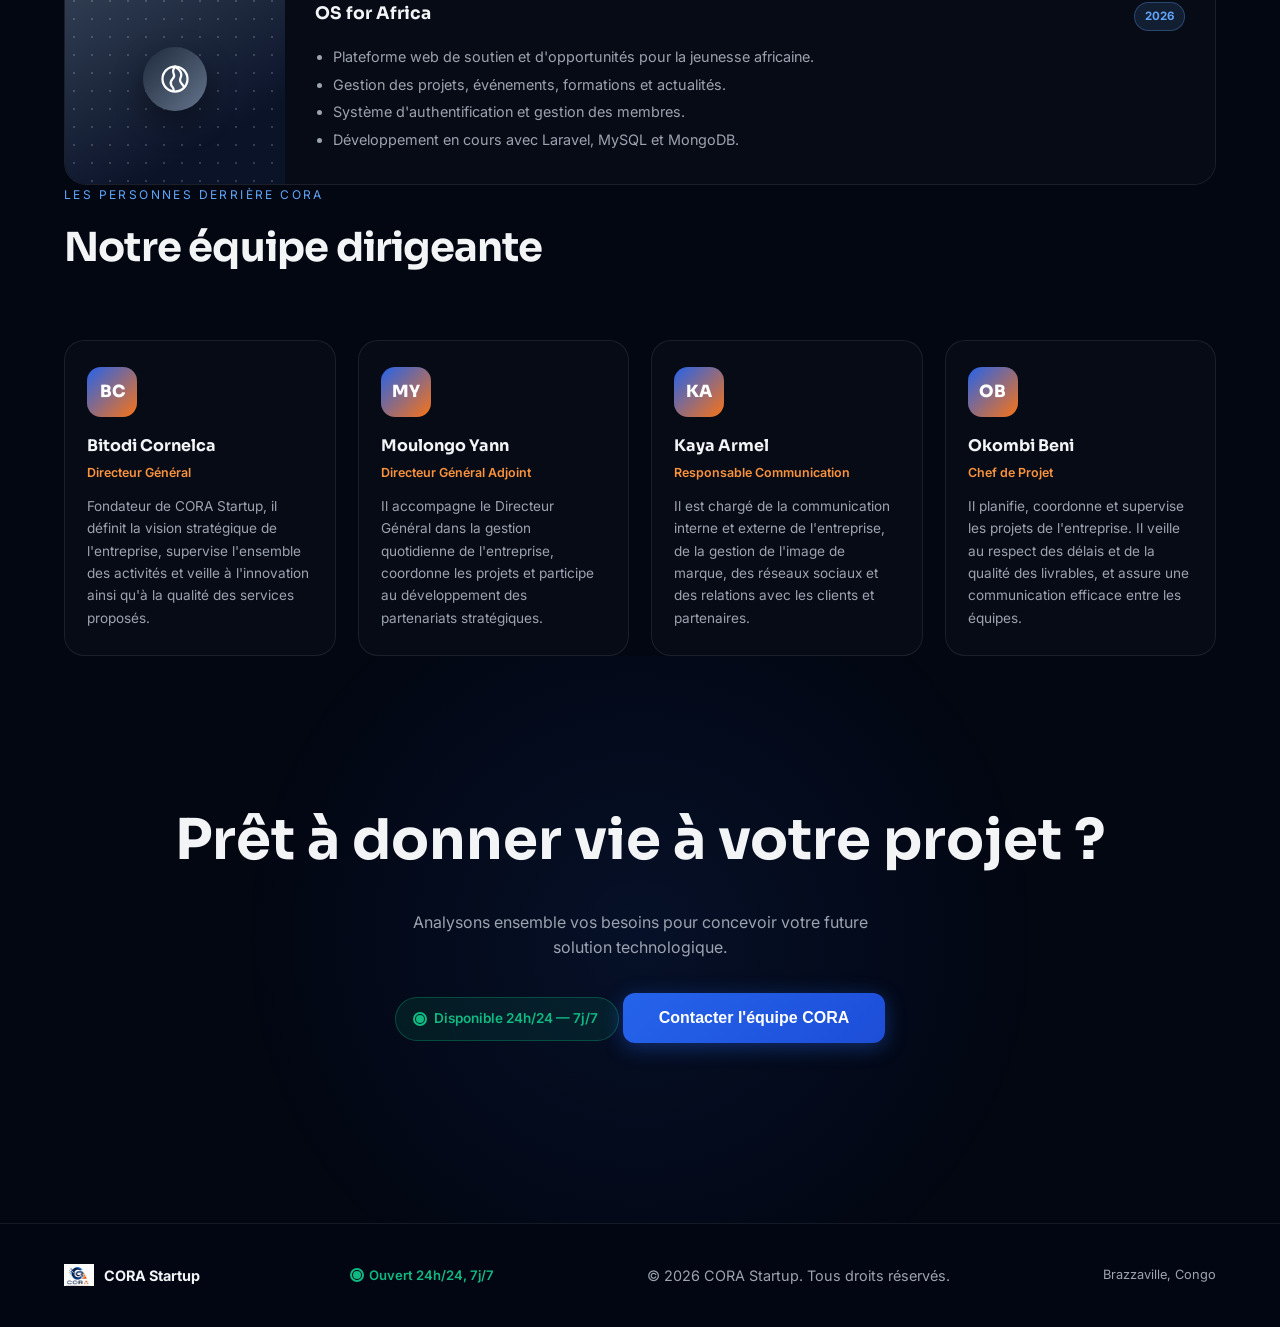
<file: cora-site/index.html>
<!DOCTYPE html>
<html lang="fr">
<head>
<meta charset="UTF-8">
<meta name="viewport" content="width=device-width, initial-scale=1.0">
<title>CORA Startup — Des solutions numériques, des résultats concrets</title>
<link rel="preconnect" href="https://fonts.googleapis.com">
<link href="https://fonts.googleapis.com/css2?family=Sora:wght@400;600;700;800&family=Inter:wght@400;500;600&display=swap" rel="stylesheet">
<link rel="stylesheet" href="css/style.css">
</head>
<body>

<div class="sky"></div>
<canvas id="network"></canvas>
<canvas id="bolts"></canvas>
<div class="flash-overlay" id="flash"></div>

<main>
  <!-- Header / Nav -->
  <header>
    <nav class="wrap">
      <div class="brand">
        <img src="images/logo.jpg" alt="CORA Startup" style="height:34px; width:auto; margin-right:4px;">
        <span>CORA</span>
      </div>
      <ul>
        <li><a href="#solutions">Solutions</a></li>
        <li><a href="#innovation">Innovation</a></li>
        <li><a href="#services">Services</a></li>
        <li><a href="#projets">Projets</a></li>
        <li><a href="#equipe">Équipe</a></li>
      </ul>
      <a href="#contact" class="btn btn-primary">Propulser mon projet</a>
    </nav>
  </header>

  <!-- Hero Section -->
  <section class="hero wrap">
    <div class="badge-promo"><span></span>L'innovation numérique à votre portée</div>
    <h1 class="hero-title">Des solutions numériques,<br><span class="gradient-text">des résultats concrets.</span></h1>
    <p class="lead">Nous transformons vos idées complexes en plateformes intuitives, évolutives et taillées pour capter de nouveaux marchés.</p>
    
    <div style="display: flex; gap: 16px; justify-content: center; flex-wrap: wrap;">
      <a href="#contact" class="btn btn-primary">Démarrer maintenant</a>
      <a href="#solutions" class="btn" style="border: 1px solid var(--line); background: rgba(255,255,255,0.02)">Voir nos projets</a>
    </div>

    <!-- Interface Mockup -->
    <div class="mockup-shell" id="solutions">
      <div class="mockup-topbar">
        <span></span><span></span><span></span>
        <div class="dot"></div>
      </div>
      <div class="mockup-body">
        <div class="mockup-copy">
          <div class="m-eyebrow">Faaki Energy • Énergie Intelligente</div>
          <h3>Moderniser la gestion et distribution de carburant.</h3>
          <p>Une architecture logicielle cloud synchronisée à une application mobile avec tracking GPS en temps réel et validation sécurisée par QR code.</p>
          <a href="#contact" class="btn btn-primary" style="padding: 10px 20px; font-size: 0.85rem;">En savoir plus</a>
        </div>
        <div class="mockup-chart">
          <div class="chart-header">
            <div>
              <p style="font-size: 0.8rem; color: var(--ink-dim);">Livraisons globales</p>
              <h4 style="font-size: 1.25rem; margin-top: 4px;">+148%</h4>
            </div>
            <span class="growth">Optimisé</span>
          </div>
          <div class="bars">
            <i></i><i></i><i></i><i></i>
          </div>
        </div>
      </div>
    </div>
  </section>

  <!-- Features Row -->
  <section class="wrap" style="padding: 40px 24px;">
    <div class="feature-row">
      <div class="feature-card">
        <div class="ico">⚡</div>
        <h4>Haute Performance</h4>
        <p>Code optimisé et temps de chargement ultra-rapide.</p>
      </div>
      <div class="feature-card">
        <div class="ico">🔒</div>
        <h4>Sécurité Native</h4>
        <p>Protocoles de chiffrement et d'authentification avancés.</p>
      </div>
      <div class="feature-card">
        <div class="ico">📱</div>
        <h4>Design Responsive</h4>
        <p>Expérience fluide du mobile à l'écran de bureau.</p>
      </div>
      <div class="feature-card">
        <div class="ico">📊</div>
        <h4>Data Driven</h4>
        <p>Suivi analytique intégré pour maximiser votre ROI.</p>
      </div>
    </div>
  </section>

  <!-- Expertise (photos) -->
  <section class="wrap">
    <div class="sec-head">
      <div class="sec-eyebrow">Sur le terrain</div>
      <h2>Notre expertise en action</h2>
    </div>
    <div class="expertise-grid">
      <div class="expertise-card">
        <img src="images/dev-team.jpg" alt="Développement web — code sur écran">
        <div class="expertise-overlay">
          <span class="tag-pill">Développement</span>
          <h3>Un code pensé pour durer</h3>
          <p>Des solutions robustes, testées et documentées, prêtes à évoluer avec votre activité.</p>
        </div>
      </div>
      <div class="expertise-card">
        <img src="images/cyber-security.jpg" alt="Cybersécurité — supervision des systèmes">
        <div class="expertise-overlay">
          <span class="tag-pill orange">Cybersécurité</span>
          <h3>Vos données sous surveillance</h3>
          <p>Une supervision continue pour anticiper les menaces et protéger vos systèmes.</p>
        </div>
      </div>
    </div>
  </section>

  <!-- Section Chiffres / A propos -->
  <section class="wrap" id="about">
    <div class="about-grid">
      <div>
        <div class="sec-eyebrow">Notre Vision</div>
        <h2 style="margin-bottom: 24px;">Créer l'infrastructure technique de vos ambitions.</h2>
        <p class="about-text">Chez CORA, nous ne créons pas seulement des lignes de code. Nous bâtissons des écosystèmes complets pour moderniser les secteurs clés comme l'administration, l'éducation et l'énergie.</p>
        <p class="about-text">CORA Startup accompagne entreprises, organisations et particuliers dans leur transformation digitale, grâce à des solutions performantes, innovantes et accessibles.</p>
      </div>
      <div class="stats-box">
        <div class="stat-card">
          <b>99%</b>
          <span>Disponibilité Serveur</span>
        </div>
        <div class="stat-card">
          <b>3x</b>
          <span>Plus rapide à déployer</span>
        </div>
      </div>
    </div>
  </section>

  <!-- Vision & Mission -->
  <section class="wrap" id="vision">
    <div class="sec-head">
      <div class="sec-eyebrow">Notre cap</div>
      <h2>Vision &amp; mission</h2>
    </div>
    <div class="vm-grid">
      <div class="vm-card">
        <span class="tag-pill">Vision</span>
        <h3>Une référence en Afrique</h3>
        <p>Devenir une référence dans le domaine des technologies numériques en Afrique, en offrant des solutions innovantes qui créent de la valeur et favorisent le développement des entreprises.</p>
      </div>
      <div class="vm-card">
        <span class="tag-pill orange">Mission</span>
        <h3>Accompagner la modernisation</h3>
        <p>Concevoir et fournir des solutions numériques performantes, accompagner nos clients dans leurs projets digitaux et contribuer à la modernisation des entreprises grâce aux nouvelles technologies.</p>
      </div>
    </div>
  </section>

  <!-- Notre Innovation -->
  <section class="wrap" id="innovation">
    <div class="sec-head" style="margin: 0 auto 50px; text-align:center; max-width: 700px;">
      <div class="sec-eyebrow">Ce qui nous anime</div>
      <h2>Notre innovation</h2>
    </div>
    <div class="innovation-quote">
      <h3>« Innover, Créer, Transformer. »</h3>
      <p>Chez CORA Startup, nous croyons que chaque projet mérite une solution numérique efficace, moderne et durable.</p>
    </div>
    <div class="values-row">
      <span class="value-chip">Innovation</span>
      <span class="value-chip">Professionnalisme</span>
      <span class="value-chip">Qualité</span>
      <span class="value-chip">Transparence</span>
      <span class="value-chip">Esprit d'équipe</span>
      <span class="value-chip">Satisfaction client</span>
    </div>
  </section>

  <!-- Services Section -->
  <section class="wrap" id="services">
    <div class="sec-head">
      <div class="sec-eyebrow">Nos expertises</div>
      <h2>Des compétences transversales pour un produit irréprochable.</h2>
    </div>
    <div class="services-grid">
      <div class="service"><div class="num">01</div><h3>Sites web &amp; applications</h3><p>Développement de sites web et d'applications mobiles sur mesure.</p></div>
      <div class="service"><div class="num">02</div><h3>Logiciels sur mesure</h3><p>Conception de logiciels adaptés aux besoins spécifiques de chaque client.</p></div>
      <div class="service"><div class="num">03</div><h3>Cloud &amp; hébergement</h3><p>Hébergement et solutions Cloud fiables et évolutives.</p></div>
      <div class="service"><div class="num">04</div><h3>Cybersécurité</h3><p>Protection des données et sécurisation des systèmes d'information.</p></div>
      <div class="service"><div class="num">05</div><h3>Marketing digital</h3><p>Communication numérique et stratégies marketing pour votre visibilité.</p></div>
      <div class="service" style="border-color: rgba(96,165,250,.35); background: linear-gradient(160deg, rgba(37,99,235,.1), rgba(249,115,22,.08));"><div class="num">06</div><h3>Organisation de surprises</h3><p>Anniversaires, demandes en mariage, remises de diplômes, retrouvailles, fêtes — à domicile ou au travail.</p></div>
      <div class="service"><div class="num">07</div><h3>Maintenance &amp; support</h3><p>Maintenance informatique et support technique réactif.</p></div>
      <div class="service"><div class="num">08</div><h3>Conseil digital</h3><p>Accompagnement stratégique en transformation digitale.</p></div>
      <div class="service"><div class="num">09</div><h3>Formation</h3><p>Formation aux outils numériques pour vos équipes.</p></div>
    </div>
  </section>

  <!-- Projets réalisés -->
  <section class="wrap" id="projets">
    <div class="sec-head">
      <div class="sec-eyebrow">Notre portfolio</div>
      <h2>Projets réalisés</h2>
    </div>
    <div class="projects-list">

      <div class="project-card reveal">
        <div class="project-banner banner-school">
          <div class="banner-pattern"></div>
          <div class="project-ico blue floaty">
            <svg viewBox="0 0 24 24" fill="none" stroke="currentColor" stroke-width="1.8" stroke-linecap="round" stroke-linejoin="round">
              <path d="M22 10L12 5 2 10l10 5 10-5Z"/><path d="M6 12v5c0 1.5 2.7 3 6 3s6-1.5 6-3v-5"/><path d="M22 10v6"/>
            </svg>
          </div>
        </div>
        <div class="project-body">
          <div class="project-top">
            <h3>Plateforme de gestion scolaire — École internationale chinoise</h3>
            <span class="year-tag">2026</span>
          </div>
          <ul>
            <li>Développement d'une plateforme complète de gestion scolaire.</li>
            <li>Gestion des élèves, enseignants, notes, bulletins, paiements et utilisateurs.</li>
            <li>Plus de 12 modules développés et 25+ API REST créées.</li>
            <li>Tableau de bord administrateur et interfaces responsives.</li>
            <li>Déploiement en production et maintenance continue.</li>
          </ul>
          <a href="https://eic-manager.servepics.com/login" target="_blank" rel="noopener" class="project-link">
            <svg viewBox="0 0 24 24" width="14" height="14" fill="none" stroke="currentColor" stroke-width="2"><circle cx="12" cy="12" r="10"/><path d="M2 12h20M12 2a15 15 0 0 1 0 20 15 15 0 0 1 0-20Z"/></svg>
            eic-manager.servepics.com/login
          </a>
        </div>
      </div>

      <div class="project-card reveal">
        <div class="project-banner banner-energy">
          <div class="banner-pattern"></div>
          <div class="project-ico orange floaty">
            <svg viewBox="0 0 24 24" fill="none" stroke="currentColor" stroke-width="1.8" stroke-linecap="round" stroke-linejoin="round">
              <path d="M3 22V4a1 1 0 0 1 1-1h7a1 1 0 0 1 1 1v18"/><path d="M3 10h9"/><path d="M14 8h2l3 3v6a1 1 0 0 1-1 1h-1"/><circle cx="17.5" cy="17.5" r="1.5"/><path d="M6 22v-4h4v4"/>
            </svg>
          </div>
        </div>
        <div class="project-body">
          <div class="project-top">
            <h3>FaakiEnergie</h3>
            <span class="year-tag">2026</span>
          </div>
          <ul>
            <li>Application mobile (Flutter) permettant de rechercher le carburant et les gaz disponibles en temps réel.</li>
            <li>Géolocalisation des stations-service et affichage des prix.</li>
            <li>Mise à jour en temps réel des disponibilités.</li>
            <li>Projet innovant en cours de développement (laboratoire).</li>
          </ul>
        </div>
      </div>

      <div class="project-card reveal">
        <div class="project-banner banner-africa">
          <div class="banner-pattern"></div>
          <div class="project-ico navy floaty">
            <svg viewBox="0 0 24 24" fill="none" stroke="currentColor" stroke-width="1.8" stroke-linecap="round" stroke-linejoin="round">
              <path d="M12 2c-1.5 2-2 4-1 6 .8 1.6 0 3-1 4-1.3 1.4-2 3-1 5 .6 1.2 2 2 2 4"/>
              <path d="M13 3c2 1 3.5 2.5 4 5 .4 2-1 3-1 5 0 2 2 3 3 5"/>
              <circle cx="12" cy="12" r="10"/>
            </svg>
          </div>
        </div>
        <div class="project-body">
          <div class="project-top">
            <h3>OS for Africa</h3>
            <span class="year-tag">2026</span>
          </div>
          <ul>
            <li>Plateforme web de soutien et d'opportunités pour la jeunesse africaine.</li>
            <li>Gestion des projets, événements, formations et actualités.</li>
            <li>Système d'authentification et gestion des membres.</li>
            <li>Développement en cours avec Laravel, MySQL et MongoDB.</li>
          </ul>
        </div>
      </div>

    </div>
  </section>

  <!-- Équipe -->
  <section class="wrap" id="equipe">
    <div class="sec-head">
      <div class="sec-eyebrow">Les personnes derrière CORA</div>
      <h2>Notre équipe dirigeante</h2>
    </div>
    <div class="team-grid">
      <div class="team-card">
        <div class="avatar">BC</div>
        <h3>Bitodi Cornelca</h3>
        <div class="role">Directeur Général</div>
        <p>Fondateur de CORA Startup, il définit la vision stratégique de l'entreprise, supervise l'ensemble des activités et veille à l'innovation ainsi qu'à la qualité des services proposés.</p>
      </div>
      <div class="team-card">
        <div class="avatar">MY</div>
        <h3>Moulongo Yann</h3>
        <div class="role">Directeur Général Adjoint</div>
        <p>Il accompagne le Directeur Général dans la gestion quotidienne de l'entreprise, coordonne les projets et participe au développement des partenariats stratégiques.</p>
      </div>
      <div class="team-card">
        <div class="avatar">KA</div>
        <h3>Kaya Armel</h3>
        <div class="role">Responsable Communication</div>
        <p>Il est chargé de la communication interne et externe de l'entreprise, de la gestion de l'image de marque, des réseaux sociaux et des relations avec les clients et partenaires.</p>
      </div>
      <div class="team-card">
        <div class="avatar">OB</div>
        <h3>Okombi Beni</h3>
        <div class="role">Chef de Projet</div>
        <p>Il planifie, coordonne et supervise les projets de l'entreprise. Il veille au respect des délais et de la qualité des livrables, et assure une communication efficace entre les équipes.</p>
      </div>
    </div>
  </section>

  <!-- Final CTA -->
  <section class="motto wrap" id="contact">
    <h2>Prêt à donner vie à votre projet ?</h2>
    <p style="color: var(--ink-dim); max-width: 500px; margin: 0 auto 32px;">Analysons ensemble vos besoins pour concevoir votre future solution technologique.</p>
    <div class="availability-badge">
      <span class="pulse-dot"></span>
      Disponible 24h/24 — 7j/7
    </div>

    <button type="button" class="btn btn-primary" style="padding: 16px 36px; font-size: 1rem; border:none; cursor:pointer;" onclick="document.getElementById('contact-options').classList.toggle('open')">Contacter l'équipe CORA</button>

    <div id="contact-options" class="contact-options">
      <button type="button" class="contact-option" onclick="openContactModal('whatsapp')">
        <span class="ico-wrap wa">
          <svg width="20" height="20" viewBox="0 0 24 24" fill="currentColor"><path d="M12.04 2C6.58 2 2.13 6.45 2.13 11.91c0 1.75.46 3.45 1.33 4.95L2.05 22l5.25-1.38c1.45.79 3.08 1.21 4.74 1.21h.01c5.46 0 9.91-4.45 9.91-9.91C21.96 6.45 17.5 2 12.04 2zm5.79 14.09c-.24.68-1.4 1.3-1.93 1.34-.5.04-1.02.24-3.44-.72-2.9-1.16-4.77-4.06-4.91-4.25-.14-.19-1.18-1.57-1.18-3 0-1.42.75-2.12 1.01-2.41.27-.29.58-.36.78-.36.19 0 .39 0 .56.01.18.01.42-.07.66.5.24.58.83 1.99.9 2.14.07.14.11.31.02.5-.09.19-.14.31-.28.47-.14.16-.29.36-.42.48-.14.13-.28.28-.12.55.16.27.71 1.17 1.53 1.9 1.05.94 1.94 1.23 2.21 1.37.27.14.43.12.59-.07.16-.19.68-.79.86-1.06.18-.27.36-.22.61-.13.24.09 1.55.73 1.82.86.27.14.44.2.51.31.07.11.07.65-.17 1.34z"/></svg>
        </span>
        <span>
          <b>WhatsApp</b>
          <small>06 46 74 314</small>
        </span>
      </button>
      <button type="button" class="contact-option" onclick="openContactModal('email')">
        <span class="ico-wrap mail">
          <svg width="18" height="18" viewBox="0 0 24 24" fill="none" stroke="currentColor" stroke-width="2"><path d="M4 4h16v16H4z" stroke="none"/><path d="M22 6l-10 7L2 6"/><rect x="2" y="4" width="20" height="16" rx="2"/></svg>
        </span>
        <span>
          <b>Email</b>
          <small>coracornelca@gmail.com</small>
        </span>
      </button>
    </div>
  </section>

  <!-- Footer -->
  <footer>
    <div class="wrap foot-row">
      <div style="display:flex; align-items:center; gap:10px; font-weight:700; color:var(--ink);">
        <img src="images/logo.jpg" alt="CORA" style="height:22px; width:auto;"> CORA Startup
      </div>
      <div class="footer-24h">
        <span class="pulse-dot"></span> Ouvert 24h/24, 7j/7
      </div>
      <p>&copy; 2026 CORA Startup. Tous droits réservés.</p>
      <p style="font-size: 0.8rem;">Brazzaville, Congo</p>
    </div>
  </footer>
</main>

<div class="float-menu">
  <div id="float-options" class="float-options">
    <button type="button" class="float-option wa" aria-label="WhatsApp" onclick="openContactModal('whatsapp')">
      <svg viewBox="0 0 24 24" fill="currentColor"><path d="M12.04 2C6.58 2 2.13 6.45 2.13 11.91c0 1.75.46 3.45 1.33 4.95L2.05 22l5.25-1.38c1.45.79 3.08 1.21 4.74 1.21h.01c5.46 0 9.91-4.45 9.91-9.91C21.96 6.45 17.5 2 12.04 2zm5.79 14.09c-.24.68-1.4 1.3-1.93 1.34-.5.04-1.02.24-3.44-.72-2.9-1.16-4.77-4.06-4.91-4.25-.14-.19-1.18-1.57-1.18-3 0-1.42.75-2.12 1.01-2.41.27-.29.58-.36.78-.36.19 0 .39 0 .56.01.18.01.42-.07.66.5.24.58.83 1.99.9 2.14.07.14.11.31.02.5-.09.19-.14.31-.28.47-.14.16-.29.36-.42.48-.14.13-.28.28-.12.55.16.27.71 1.17 1.53 1.9 1.05.94 1.94 1.23 2.21 1.37.27.14.43.12.59-.07.16-.19.68-.79.86-1.06.18-.27.36-.22.61-.13.24.09 1.55.73 1.82.86.27.14.44.2.51.31.07.11.07.65-.17 1.34z"/></svg>
      <span class="float-label">WhatsApp</span>
    </button>
    <button type="button" class="float-option mail" aria-label="Email" onclick="openContactModal('email')">
      <svg viewBox="0 0 24 24" fill="none" stroke="currentColor" stroke-width="2"><path d="M22 6l-10 7L2 6"/><rect x="2" y="4" width="20" height="16" rx="2"/></svg>
      <span class="float-label">Email</span>
    </button>
  </div>
  <button type="button" class="whatsapp-float" onclick="document.getElementById('float-options').classList.toggle('open'); this.classList.toggle('active')" aria-label="Nous contacter">
    <svg viewBox="0 0 24 24"><path d="M12.04 2C6.58 2 2.13 6.45 2.13 11.91c0 1.75.46 3.45 1.33 4.95L2.05 22l5.25-1.38c1.45.79 3.08 1.21 4.74 1.21h.01c5.46 0 9.91-4.45 9.91-9.91C21.96 6.45 17.5 2 12.04 2zm5.79 14.09c-.24.68-1.4 1.3-1.93 1.34-.5.04-1.02.24-3.44-.72-2.9-1.16-4.77-4.06-4.91-4.25-.14-.19-1.18-1.57-1.18-3 0-1.42.75-2.12 1.01-2.41.27-.29.58-.36.78-.36.19 0 .39 0 .56.01.18.01.42-.07.66.5.24.58.83 1.99.9 2.14.07.14.11.31.02.5-.09.19-.14.31-.28.47-.14.16-.29.36-.42.48-.14.13-.28.28-.12.55.16.27.71 1.17 1.53 1.9 1.05.94 1.94 1.23 2.21 1.37.27.14.43.12.59-.07.16-.19.68-.79.86-1.06.18-.27.36-.22.61-.13.24.09 1.55.73 1.82.86.27.14.44.2.51.31.07.11.07.65-.17 1.34z"/></svg>
  </button>
</div>

<!-- Modal Contact Form -->
<div id="contact-modal" class="modal-overlay">
  <div class="modal-box">
    <button type="button" class="modal-close" onclick="closeContactModal()">&times;</button>
    <div class="modal-header">
      <div id="modal-icon" class="modal-icon wa-icon">
        <svg viewBox="0 0 24 24" fill="currentColor"><path d="M12.04 2C6.58 2 2.13 6.45 2.13 11.91c0 1.75.46 3.45 1.33 4.95L2.05 22l5.25-1.38c1.45.79 3.08 1.21 4.74 1.21h.01c5.46 0 9.91-4.45 9.91-9.91C21.96 6.45 17.5 2 12.04 2zm5.79 14.09c-.24.68-1.4 1.3-1.93 1.34-.5.04-1.02.24-3.44-.72-2.9-1.16-4.77-4.06-4.91-4.25-.14-.19-1.18-1.57-1.18-3 0-1.42.75-2.12 1.01-2.41.27-.29.58-.36.78-.36.19 0 .39 0 .56.01.18.01.42-.07.66.5.24.58.83 1.99.9 2.14.07.14.11.31.02.5-.09.19-.14.31-.28.47-.14.16-.29.36-.42.48-.14.13-.28.28-.12.55.16.27.71 1.17 1.53 1.9 1.05.94 1.94 1.23 2.21 1.37.27.14.43.12.59-.07.16-.19.68-.79.86-1.06.18-.27.36-.22.61-.13.24.09 1.55.73 1.82.86.27.14.44.2.51.31.07.11.07.65-.17 1.34z"/></svg>
      </div>
      <h3 id="modal-title">Envoyer un message</h3>
      <p id="modal-subtitle" class="modal-subtitle">via WhatsApp</p>
    </div>
    <form id="contact-form" class="modal-form" onsubmit="submitContactForm(event)">
      <div class="form-group">
        <label for="cf-name">Votre nom</label>
        <input type="text" id="cf-name" name="name" placeholder="Ex: Jean Dupont" required>
      </div>
      <div class="form-group">
        <label for="cf-phone">Téléphone</label>
        <input type="tel" id="cf-phone" name="phone" placeholder="Ex: 06 46 74 314" required>
      </div>
      <div class="form-group">
        <label for="cf-email">Email (optionnel)</label>
        <input type="email" id="cf-email" name="email" placeholder="Ex: jean@email.com">
      </div>
      <div class="form-group">
        <label for="cf-subject">Sujet</label>
        <input type="text" id="cf-subject" name="subject" placeholder="Ex: Demande de devis" required>
      </div>
      <div class="form-group">
        <label for="cf-message">Message</label>
        <textarea id="cf-message" name="message" rows="4" placeholder="Décrivez votre projet ou votre demande..." required></textarea>
      </div>
      <button type="submit" class="btn btn-primary" style="width:100%; padding:12px; font-size:0.9rem; border:none; cursor:pointer;" id="cf-submit-btn">
        Envoyer via WhatsApp
      </button>
    </form>
    <div id="success-msg" class="success-msg">
      <div class="check">
        <svg viewBox="0 0 24 24" fill="none" stroke-width="2.5" stroke-linecap="round" stroke-linejoin="round"><polyline points="20 6 9 17 4 12"/></svg>
      </div>
      <h3>Envoyé avec succès !</h3>
      <p>Merci, nous vous répondrons très rapidement.</p>
    </div>
  </div>
</div>

<script src="js/script.js"></script>

</body>
</html>
</file>
<file: css/style.css>
:root {
    --navy-deep: #030712;
    --navy: #0b1329;
    --navy-soft: #111c44;
    --blue: #2563eb;
    --blue-light: #60a5fa;
    --orange: #f97316;
    --orange-light: #fb923c;
    --ink: #f3f4f6;
    --ink-dim: #9ca3af;
    --line: rgba(255, 255, 255, 0.08);
    --glow-blue: rgba(37, 99, 235, 0.4);
  }

  * { margin: 0; padding: 0; box-sizing: border-box; }
  html { scroll-behavior: smooth; }

  body {
    font-family: 'Inter', sans-serif;
    background: var(--navy-deep);
    color: var(--ink);
    position: relative;
    overflow-x: hidden;
    line-height: 1.6;
  }

  h1, h2, h3, .display { font-family: 'Sora', sans-serif; font-weight: 700; }
  a { text-decoration: none; color: inherit; transition: all 0.3s ease; }

  /* ---------- Fond immersif ---------- */
  .sky {
    position: fixed; inset: 0;
    background: 
      radial-gradient(circle at 50% -20%, rgba(37, 99, 235, 0.15) 0%, transparent 50%),
      radial-gradient(circle at 10% 40%, rgba(249, 115, 22, 0.05) 0%, transparent 40%),
      var(--navy-deep);
    z-index: 0;
  }
  canvas#bolts {
    position: fixed; inset: 0; z-index: 1;
    width: 100%; height: 100%; pointer-events: none;
  }
  canvas#network {
    position: fixed; inset: 0; z-index: 1;
    width: 100%; height: 100%; pointer-events: none;
    opacity: .75;
  }
  .flash-overlay {
    position: fixed; inset: 0; background: #bcd4ff;
    opacity: 0; z-index: 2; pointer-events: none;
  }
  
  main { position: relative; z-index: 4; }
  .wrap { max-width: 1200px; margin: 0 auto; padding: 0 24px; }

  /* ---------- Navigation Premium ---------- */
  header {
    position: sticky; top: 0; z-index: 100;
    backdrop-filter: blur(16px);
    -webkit-backdrop-filter: blur(16px);
    background: rgba(3, 7, 18, 0.75);
    border-bottom: 1px solid var(--line);
    overflow: hidden;
  }
  #nav-rain {
    position: absolute; inset: 0;
    width: 100%; height: 100%;
    pointer-events: none; z-index: 0;
  }
  nav.wrap { display: flex; align-items: center; justify-content: space-between; height: 80px; position: relative; z-index: 1; }
  .brand { display: flex; align-items: center; gap: 12px; font-size: 1.25rem; font-weight: 800; letter-spacing: -0.02em; }
  .brand span { background: linear-gradient(135deg, #fff, var(--ink-dim)); -webkit-background-clip: text; -webkit-text-fill-color: transparent; }
  
  nav ul { display: flex; gap: 32px; list-style: none; font-size: 0.9rem; font-weight: 500; }
  nav ul a { color: var(--ink-dim); }
  nav ul a:hover { color: #fff; }

  .btn {
    display: inline-flex; align-items: center; justify-content: center;
    padding: 12px 24px; border-radius: 12px; font-size: 0.9rem; font-weight: 600;
    transition: all 0.25s cubic-bezier(0.4, 0, 0.2, 1); cursor: pointer;
  }
  .btn-primary {
    background: linear-gradient(135deg, var(--blue), #1d4ed8);
    color: #fff; box-shadow: 0 4px 20px var(--glow-blue);
  }
  .btn-primary:hover {
    transform: translateY(-2px);
    box-shadow: 0 8px 28px rgba(37, 99, 235, 0.6);
  }

  /* ---------- Section Hero Publicitaire ---------- */
  .hero { padding: 120px 0 80px; text-align: center; }
  
  .badge-promo {
    display: inline-flex; align-items: center; gap: 8px;
    padding: 6px 16px; border-radius: 99px;
    background: rgba(255, 255, 255, 0.04); border: 1px solid var(--line);
    font-size: 0.8rem; font-weight: 600; color: var(--blue-light); margin-bottom: 24px;
  }
  .badge-promo span { width: 6px; height: 6px; background: var(--orange); border-radius: 50%; display: inline-block; }

  h1.hero-title {
    font-size: clamp(2.5rem, 6vw, 4.2rem);
    font-weight: 800; line-height: 1.1; letter-spacing: -0.03em;
    margin-bottom: 24px;
  }
  h1.hero-title .gradient-text {
    background: linear-gradient(135deg, var(--blue-light), #93c5fd 30%, var(--orange-light));
    -webkit-background-clip: text; -webkit-text-fill-color: transparent;
  }
  
  .hero p.lead {
    max-width: 600px; margin: 0 auto 40px; color: var(--ink-dim);
    font-size: 1.15rem; line-height: 1.6;
  }

  /* ---------- Dashboard Mockup Product ---------- */
  .mockup-shell {
    margin: 40px auto 0; max-width: 900px;
    border-radius: 24px; border: 1px solid rgba(255,255,255,0.12);
    background: rgba(11, 19, 41, 0.6);
    backdrop-filter: blur(20px);
    box-shadow: 0 40px 100px rgba(0,0,0,0.8), 0 0 80px rgba(37, 99, 235, 0.15);
    overflow: hidden;
  }
  .mockup-topbar {
    display: flex; align-items: center; gap: 8px;
    padding: 18px 24px; border-bottom: 1px solid var(--line);
    background: rgba(255,255,255,0.02);
  }
  .mockup-topbar .dot { width: 100px; height: 12px; background: rgba(255,255,255,0.1); border-radius: 6px; margin-left: auto;}
  .mockup-topbar span { width: 10px; height: 10px; border-radius: 50%; background: rgba(255,255,255,0.2); }
  
  .mockup-body {
    padding: 40px; display: grid; grid-template-columns: 1.2fr 0.8fr; gap: 40px; text-align: left;
  }
  .mockup-copy .m-eyebrow { font-size: 0.75rem; letter-spacing: 0.15em; text-transform: uppercase; color: var(--orange-light); font-weight: 700; }
  .mockup-copy h3 { font-size: 1.75rem; margin-top: 12px; margin-bottom: 16px; line-height: 1.3; }
  .mockup-copy p { color: var(--ink-dim); font-size: 0.95rem; margin-bottom: 24px; }
  
  /* Graphique Data */
  .mockup-chart {
    background: rgba(255,255,255,0.03); border: 1px solid var(--line); border-radius: 20px;
    padding: 24px; display: flex; flex-direction: column; justify-content: space-between;
  }
  .chart-header { display: flex; justify-content: space-between; align-items: center; }
  .chart-header .growth {
    font-size: 0.75rem; font-weight: 700; color: #10b981;
    background: rgba(16, 185, 129, 0.1); padding: 6px 12px; border-radius: 99px;
  }
  .bars { display: flex; align-items: flex-end; gap: 12px; height: 120px; margin-top: 24px; }
  .bars i {
    flex: 1; height: 30%; border-radius: 6px 6px 0 0;
    background: linear-gradient(180deg, var(--blue-light), var(--blue));
    transition: height 1s ease;
  }
  /* Animation des barres de stats au chargement */
  .bars i:nth-child(1) { height: 45%; }
  .bars i:nth-child(2) { height: 75%; }
  .bars i:nth-child(3) { height: 55%; }
  .bars i:nth-child(4) { height: 95%; }

  /* ---------- Cartes de Caractéristiques ---------- */
  .feature-row {
    display: grid; grid-template-columns: repeat(4, 1fr); gap: 20px;
    margin: 80px auto 0;
  }
  .feature-card {
    background: rgba(255,255,255,0.02); border: 1px solid var(--line); border-radius: 20px;
    padding: 32px 24px; text-align: center; transition: all 0.3s ease;
  }
  .feature-card:hover {
    background: rgba(255,255,255,0.05); transform: translateY(-4px); border-color: rgba(96, 165, 250, 0.3);
  }
  .feature-card .ico {
    width: 48px; height: 48px; margin: 0 auto 20px; border-radius: 14px;
    background: linear-gradient(135deg, var(--blue), var(--orange));
    display: flex; align-items: center; justify-content: center; color: #fff;
  }
  .feature-card h4 { font-size: 1rem; font-weight: 600; margin-bottom: 8px; }
  .feature-card p { font-size: 0.85rem; color: var(--ink-dim); }

  /* ---------- Section à Propos / Chiffres ---------- */
  section { padding: 100px 0; position: relative; }
  .sec-head { max-width: 600px; margin-bottom: 60px; }
  .sec-eyebrow { font-size: 0.75rem; letter-spacing: 0.2em; text-transform: uppercase; color: var(--blue-light); margin-bottom: 12px; }
  .sec-head h2 { font-size: 2.5rem; letter-spacing: -0.02em; }
  
  .about-grid { display: grid; grid-template-columns: 1fr 1fr; gap: 60px; align-items: center; }
  .about-text p { color: var(--ink-dim); font-size: 1.05rem; margin-bottom: 24px; }
  
  .stats-box {
    display: grid; grid-template-columns: 1fr 1fr; gap: 20px;
  }
  .stat-card {
    background: var(--navy-soft); border: 1px solid var(--line); padding: 32px; border-radius: 20px;
  }
  .stat-card b { display: block; font-size: 2.5rem; color: #fff; font-family: 'Sora', sans-serif; margin-bottom: 4px; }
  .stat-card span { font-size: 0.85rem; color: var(--ink-dim); text-transform: uppercase; }

  /* ---------- Services (Grille moderne) ---------- */
  .services-grid { display: grid; grid-template-columns: repeat(3, 1fr); gap: 24px; }
  .service {
    background: rgba(255,255,255,0.02); border: 1px solid var(--line); padding: 40px 32px; 
    border-radius: 24px; transition: all 0.3s ease;
  }
  .service:hover { border-color: var(--blue); background: rgba(37, 99, 235, 0.05); }
  .service .num { color: var(--orange-light); font-weight: 700; font-size: 0.9rem; }
  .service h3 { margin: 16px 0 12px; font-size: 1.25rem; }
  .service p { color: var(--ink-dim); font-size: 0.92rem; }

  /* ---------- Expertise (photos) ---------- */
  .expertise-grid { display: grid; grid-template-columns: 1fr 1fr; gap: 24px; }
  .expertise-card { position: relative; border-radius: 20px; overflow: hidden; border: 1px solid var(--line); aspect-ratio: 4/3; }
  .expertise-card img { width: 100%; height: 100%; object-fit: cover; display: block; transition: transform .6s ease; }
  .expertise-card:hover img { transform: scale(1.05); }
  .expertise-overlay {
    position: absolute; inset: 0; display: flex; flex-direction: column; justify-content: flex-end; padding: 26px;
    background: linear-gradient(0deg, rgba(3,7,18,.92) 0%, rgba(3,7,18,.55) 45%, rgba(3,7,18,0) 75%);
  }
  .tag-pill {
    display: inline-flex; align-self: flex-start; font-size: .68rem; font-weight: 700; letter-spacing: .1em; text-transform: uppercase;
    padding: 6px 14px; border-radius: 999px; background: rgba(96,165,250,.16); color: var(--blue-light);
    border: 1px solid rgba(96,165,250,.35); margin-bottom: 12px;
  }
  .tag-pill.orange { background: rgba(251,146,60,.16); color: var(--orange-light); border-color: rgba(251,146,60,.35); }
  .expertise-overlay h3 { color: #fff; font-size: 1.15rem; }
  .expertise-overlay p { color: var(--ink-dim); font-size: .85rem; margin-top: 8px; max-width: 34ch; }

  /* ---------- Vision / Mission ---------- */
  .vm-grid { display: grid; grid-template-columns: 1fr 1fr; gap: 24px; }
  .vm-card { background: var(--navy-soft); border: 1px solid var(--line); border-radius: 20px; padding: 36px; }
  .vm-card h3 { margin-top: 14px; font-size: 1.25rem; }
  .vm-card p { margin-top: 12px; color: var(--ink-dim); font-size: .92rem; line-height: 1.7; }

  /* ---------- Notre Innovation ---------- */
  .innovation-quote { text-align: center; max-width: 640px; margin: 0 auto 36px; }
  .innovation-quote h3 {
    font-size: clamp(1.6rem, 4vw, 2.4rem);
    background: linear-gradient(135deg, var(--blue-light), #93c5fd 40%, var(--orange-light));
    -webkit-background-clip: text; -webkit-text-fill-color: transparent;
  }
  .innovation-quote p { margin-top: 14px; color: var(--ink-dim); font-size: 1rem; }
  .values-row { display: flex; flex-wrap: wrap; gap: 12px; justify-content: center; }
  .value-chip {
    padding: 10px 20px; border-radius: 999px; border: 1px solid var(--line);
    font-size: .85rem; font-weight: 500; background: rgba(255,255,255,0.02);
  }
  .value-chip:nth-child(odd) { border-color: rgba(96,165,250,.35); }
  .value-chip:nth-child(even) { border-color: rgba(251,146,60,.3); }

  /* ---------- Projets réalisés ---------- */
  .projects-list { display: flex; flex-direction: column; gap: 28px; }
  .project-card {
    display: flex; gap: 0; align-items: stretch;
    background: rgba(255,255,255,0.02); border: 1px solid var(--line);
    border-radius: 22px; overflow: hidden;
    transition: transform .35s ease, border-color .35s ease, box-shadow .35s ease;
  }
  .project-card:hover {
    transform: translateY(-6px);
    border-color: rgba(96,165,250,.35);
    box-shadow: 0 24px 50px rgba(0,0,0,.35);
  }

  /* Bannière visuelle thématique */
  .project-banner {
    position: relative; width: 220px; flex-shrink: 0;
    display: flex; align-items: center; justify-content: center;
    overflow: hidden;
  }
  .banner-school { background: linear-gradient(150deg, #1d4ed8 0%, #0b1329 75%); }
  .banner-energy { background: linear-gradient(150deg, #ea580c 0%, #0b1329 75%); }
  .banner-africa { background: linear-gradient(150deg, #334155 0%, #0b1329 75%); }

  .banner-pattern {
    position: absolute; inset: 0; opacity: .35;
    background-image: radial-gradient(circle, rgba(255,255,255,.5) 1.5px, transparent 1.5px);
    background-size: 18px 18px;
    animation: patternDrift 14s linear infinite;
  }
  @keyframes patternDrift {
    from { background-position: 0 0; }
    to { background-position: 90px 90px; }
  }

  .project-ico {
    position: relative; z-index: 2;
    width: 64px; height: 64px; border-radius: 50%;
    display: flex; align-items: center; justify-content: center;
    color: #fff; box-shadow: 0 12px 30px rgba(0,0,0,.4);
  }
  .project-ico svg { width: 30px; height: 30px; }
  .project-ico.blue { background: linear-gradient(135deg, var(--blue), var(--blue-light)); }
  .project-ico.orange { background: linear-gradient(135deg, var(--orange), var(--orange-light)); }
  .project-ico.navy { background: linear-gradient(135deg, #1e293b, #64748b); }
  .project-ico.floaty { animation: iconFloat 3.2s ease-in-out infinite; }
  @keyframes iconFloat {
    0%, 100% { transform: translateY(0); }
    50% { transform: translateY(-8px); }
  }

  .project-body { flex: 1; padding: 28px 30px; }
  .project-top { display: flex; align-items: flex-start; justify-content: space-between; gap: 14px; }
  .project-top h3 { font-size: 1.08rem; line-height: 1.35; }
  .year-tag {
    flex-shrink: 0; font-size: .72rem; font-weight: 700; color: var(--blue-light);
    background: rgba(96,165,250,.12); border: 1px solid rgba(96,165,250,.3);
    padding: 4px 10px; border-radius: 999px;
  }
  .project-body ul { margin: 14px 0 0; padding-left: 18px; }
  .project-body li { color: var(--ink-dim); font-size: .9rem; line-height: 1.65; margin-bottom: 4px; }
  .project-link {
    display: inline-flex; align-items: center; gap: 8px; margin-top: 14px;
    font-size: .85rem; font-weight: 600; color: var(--blue-light);
    border-bottom: 1px solid rgba(96,165,250,.35); padding-bottom: 2px;
  }
  .project-link:hover { color: #fff; }

  /* Apparition au défilement */
  .reveal { opacity: 0; transform: translateY(28px); transition: opacity .7s ease, transform .7s ease; }
  .reveal.in-view { opacity: 1; transform: translateY(0); }

  @media (max-width: 640px) {
    .project-card { flex-direction: column; }
    .project-banner { width: 100%; height: 120px; }
    .project-top { flex-direction: column; gap: 8px; }
  }

  /* ---------- Équipe ---------- */
  .team-grid { display: grid; grid-template-columns: repeat(4, 1fr); gap: 22px; }
  .team-card { background: rgba(255,255,255,0.02); border: 1px solid var(--line); border-radius: 20px; padding: 50px 22px 26px; position: relative; text-align: center; }
  .avatar {
    width: 80px; height: 80px; border-radius: 50%; display: block;
    margin: -90px auto 16px;
    background: #fff; padding: 4px;
    box-shadow: 0 2px 12px rgba(0,0,0,0.12);
  }
  .avatar img {
    width: 100%; height: 100%; border-radius: 50%; object-fit: cover; object-position: top center;
  }
  .team-card h3 { font-size: 1rem; }
  .team-card .role { margin-top: 4px; font-size: .78rem; color: var(--orange-light); font-weight: 600; }
  .team-card p { margin-top: 12px; font-size: .85rem; line-height: 1.65; color: var(--ink-dim); }

  @media (max-width: 880px) {
    .expertise-grid, .vm-grid { grid-template-columns: 1fr; }
    .team-grid { grid-template-columns: 1fr 1fr; }
  }
  @media (max-width: 560px) {
    .team-grid { grid-template-columns: 1fr; }
  }

  /* ---------- CTA de Fin d'Impact ---------- */
  .motto { text-align: center; padding: 140px 0; background: radial-gradient(circle at 50% 50%, rgba(37,99,235,0.1), transparent 60%); }
  .motto h2 { font-size: clamp(2rem, 5vw, 3.5rem); margin-bottom: 24px; }
  
  /* ---------- Options de contact ---------- */
  .contact-options {
    max-width: 380px; margin: 22px auto 0;
    display: flex; flex-direction: column; gap: 10px;
    max-height: 0; opacity: 0; overflow: hidden;
    transition: max-height .35s ease, opacity .3s ease, margin .35s ease;
  }
  .contact-options.open { max-height: 400px; opacity: 1; }
  .contact-option {
    display: flex; align-items: center; gap: 14px; text-align: left;
    padding: 14px 18px; border-radius: 14px;
    background: rgba(255,255,255,0.03); border: 1px solid var(--line);
  }
  .contact-option:hover { background: rgba(255,255,255,0.06); border-color: rgba(96,165,250,.4); }
  .contact-option b { display: block; font-size: .92rem; }
  .contact-option small { color: var(--ink-dim); font-size: .78rem; }
  .ico-wrap {
    width: 38px; height: 38px; border-radius: 10px; flex-shrink: 0;
    display: flex; align-items: center; justify-content: center; color: #fff;
  }
  .ico-wrap.wa { background: #25D366; }
  .ico-wrap.mail { background: linear-gradient(135deg, var(--blue), var(--orange)); }
  .ico-wrap.facebook { background: #1877F2; }
  .ico-wrap.tiktok { background: #010101; border: 1px solid rgba(255,255,255,0.15); }
  .contact-link { cursor: pointer; text-decoration: none; }
  .contact-link:hover { background: rgba(255,255,255,0.06); border-color: rgba(96,165,250,.4); }

  /* ---------- Menu flottant (WhatsApp + Email) ---------- */
  .float-menu { position: fixed; right: 24px; bottom: 24px; z-index: 50; display: flex; flex-direction: column; align-items: flex-end; gap: 12px; }
  .float-options {
    display: flex; flex-direction: column; gap: 10px;
    max-height: 0; opacity: 0; overflow: hidden; align-items: flex-end;
    transition: max-height .3s ease, opacity .25s ease;
  }
  .float-options.open { max-height: 350px; opacity: 1; }
  .float-option {
    display: flex; align-items: center; gap: 10px;
    padding: 10px 16px 10px 12px; border-radius: 999px;
    background: rgba(11,19,41,.92); border: 1px solid var(--line);
    color: #fff; font-size: .85rem; font-weight: 600;
    box-shadow: 0 10px 24px rgba(0,0,0,.35);
    backdrop-filter: blur(10px);
  }
  .float-option svg { width: 20px; height: 20px; flex-shrink: 0; }
  .float-option.wa svg { fill: #25D366; }
  .float-option.mail svg { stroke: var(--blue-light); }
  .float-option.facebook svg { fill: #1877F2; }
  .float-option.tiktok svg { fill: #fff; }
  .float-option:hover { border-color: rgba(96,165,250,.4); }

  .whatsapp-float {
    width: 58px; height: 58px; border-radius: 50%; border: none; cursor: pointer;
    background: #25D366; display: flex; align-items: center; justify-content: center;
    box-shadow: 0 10px 30px rgba(37, 211, 102, .45);
    transition: transform .2s ease;
  }
  .whatsapp-float:hover { transform: scale(1.08); }
  .whatsapp-float.active { transform: rotate(45deg); }
  .whatsapp-float svg { width: 28px; height: 28px; fill: #fff; }

  /* ---------- Footer ---------- */
  footer {
    border-top: 1px solid var(--line); padding: 40px 0; background: #020613;
    position: relative; overflow: hidden;
  }
  footer::before {
    content: ''; position: absolute;
    top: 0; left: -100%; width: 300%; height: 100%;
    background: linear-gradient(
      90deg,
      transparent 0%,
      rgba(255,0,0,0.06) 15%,
      rgba(255,127,0,0.07) 25%,
      rgba(255,255,0,0.06) 35%,
      rgba(0,255,0,0.06) 45%,
      rgba(0,127,255,0.07) 55%,
      rgba(75,0,130,0.06) 65%,
      rgba(148,0,211,0.05) 75%,
      transparent 100%
    );
    animation: rainbowSweep 6s linear infinite;
    pointer-events: none;
  }
  footer::after {
    content: ''; position: absolute;
    top: -40%; left: -60%; width: 220%; height: 180%;
    background: conic-gradient(
      from 180deg at 50% 50%,
      rgba(255,0,0,0.08),
      rgba(255,127,0,0.08),
      rgba(255,255,0,0.07),
      rgba(0,255,0,0.07),
      rgba(0,127,255,0.08),
      rgba(75,0,130,0.07),
      rgba(148,0,211,0.07),
      rgba(255,0,0,0.08)
    );
    filter: blur(60px);
    animation: rainbowPulse 5s ease-in-out infinite alternate;
    pointer-events: none;
  }
  @keyframes rainbowSweep {
    0% { transform: translateX(0); }
    100% { transform: translateX(33.33%); }
  }
  @keyframes rainbowPulse {
    0% { opacity: 0.4; transform: scale(1) rotate(0deg); }
    100% { opacity: 0.8; transform: scale(1.1) rotate(3deg); }
  }
  .foot-row { display: flex; justify-content: space-between; align-items: center; color: var(--ink-dim); font-size: 0.9rem; }

  /* ---------- Footer Social Links ---------- */
  .footer-social { display: flex; gap: 12px; align-items: center; }
  .social-link {
    width: 40px; height: 40px; border-radius: 12px;
    display: flex; align-items: center; justify-content: center;
    background: rgba(255,255,255,0.04); border: 1px solid var(--line);
    color: var(--ink-dim); transition: all 0.3s ease;
  }
  .social-link:hover { transform: translateY(-2px); }
  .social-link.facebook:hover { background: rgba(24,119,242,0.15); border-color: rgba(24,119,242,0.4); color: #1877F2; }
  .social-link.tiktok:hover { background: rgba(255,255,255,0.08); border-color: rgba(255,255,255,0.25); color: #fff; }
  .social-link.whatsapp:hover { background: rgba(37,211,102,0.15); border-color: rgba(37,211,102,0.4); color: #25D366; }
  .social-link.email:hover { background: rgba(96,165,250,0.12); border-color: rgba(96,165,250,0.35); color: var(--blue-light); }

  @media (max-width: 640px) {
    .foot-row { flex-direction: column; gap: 16px; text-align: center; }
    .footer-social { justify-content: center; }
  }

  /* ---------- Badge Disponibilité 24/24 ---------- */
  .availability-badge {
    display: inline-flex; align-items: center; gap: 10px;
    padding: 10px 20px; border-radius: 999px;
    background: rgba(16, 185, 129, 0.1); border: 1px solid rgba(16, 185, 129, 0.3);
    color: #10b981; font-size: 0.85rem; font-weight: 600;
    margin-bottom: 20px;
  }

  .pulse-dot {
    width: 8px; height: 8px; background: #10b981; border-radius: 50%;
    display: inline-block; position: relative;
  }
  .pulse-dot::after {
    content: ''; position: absolute; inset: -3px;
    border: 2px solid #10b981; border-radius: 50%;
    animation: pulse 1.8s ease-out infinite;
  }
  @keyframes pulse {
    0% { transform: scale(1); opacity: 0.8; }
    100% { transform: scale(2.2); opacity: 0; }
  }

  /* ---------- Modal Contact ---------- */
  .modal-overlay {
    position: fixed; inset: 0; z-index: 200;
    background: rgba(3, 7, 18, 0.85);
    backdrop-filter: blur(8px);
    display: flex; align-items: center; justify-content: center;
    opacity: 0; visibility: hidden;
    transition: opacity .3s ease, visibility .3s ease;
    padding: 24px;
  }
  .modal-overlay.open { opacity: 1; visibility: visible; }
  .modal-box {
    width: 100%; max-width: 360px;
    background: var(--navy); border: 1px solid rgba(255,255,255,0.12);
    border-radius: 18px; padding: 24px 22px;
    box-shadow: 0 40px 80px rgba(0,0,0,0.6);
    position: relative;
    transform: translateY(20px) scale(0.97);
    transition: transform .35s cubic-bezier(0.4, 0, 0.2, 1);
  }
  .modal-overlay.open .modal-box { transform: translateY(0) scale(1); }
  .modal-close {
    position: absolute; top: 12px; right: 14px;
    background: none; border: none; color: var(--ink-dim);
    font-size: 1.5rem; cursor: pointer; line-height: 1;
    transition: color .2s;
  }
  .modal-close:hover { color: #fff; }
  .modal-header { text-align: center; margin-bottom: 20px; }
  .modal-icon {
    width: 44px; height: 44px; border-radius: 12px; margin: 0 auto 10px;
    display: flex; align-items: center; justify-content: center; color: #fff;
  }
  .modal-icon.wa-icon { background: #25D366; }
  .modal-icon.mail-icon { background: linear-gradient(135deg, var(--blue), var(--orange)); }
  .modal-icon svg { width: 22px; height: 22px; }
  .modal-header h3 { font-size: 1.15rem; margin-bottom: 2px; }
  .modal-subtitle { color: var(--ink-dim); font-size: 0.8rem; }

  .modal-form { display: flex; flex-direction: column; gap: 10px; }
  .form-group { display: flex; flex-direction: column; gap: 4px; }
  .form-group label {
    font-size: 0.7rem; font-weight: 600; color: var(--ink-dim);
    text-transform: uppercase; letter-spacing: 0.05em;
  }
  .form-group input, .form-group textarea {
    background: rgba(255,255,255,0.04); border: 1px solid var(--line);
    border-radius: 10px; padding: 9px 12px; color: #fff;
    font-family: 'Inter', sans-serif; font-size: 0.82rem;
    outline: none; transition: border-color .25s ease;
  }
  .form-group input::placeholder, .form-group textarea::placeholder {
    color: rgba(255,255,255,0.25);
  }
  .form-group input:focus, .form-group textarea:focus {
    border-color: var(--blue-light);
  }
  .form-group textarea { resize: vertical; min-height: 60px; }

  .success-msg {
    display: none; text-align: center; padding: 30px 10px;
  }
  .success-msg.show { display: block; }
  .success-msg .check {
    width: 52px; height: 52px; border-radius: 50%; margin: 0 auto 14px;
    background: rgba(16, 185, 129, 0.15); border: 2px solid #10b981;
    display: flex; align-items: center; justify-content: center;
  }
  .success-msg .check svg { width: 26px; height: 26px; stroke: #10b981; }
  .success-msg h3 { font-size: 1.1rem; margin-bottom: 6px; }
  .success-msg p { color: var(--ink-dim); font-size: 0.85rem; }

  /* ---------- Responsive ---------- */
  @media (max-width: 1024px) {
    .feature-row { grid-template-columns: repeat(2, 1fr); }
    .services-grid { grid-template-columns: repeat(2, 1fr); }
    .about-grid { grid-template-columns: 1fr; gap: 40px; }
  }
  @media (max-width: 768px) {
    .mockup-body { grid-template-columns: 1fr; padding: 24px; }
    .feature-row, .services-grid { grid-template-columns: 1fr; }
    nav ul { display: none; }
  }
</file>
<file: cora-site/css/style.css>
:root {
    --navy-deep: #030712;
    --navy: #0b1329;
    --navy-soft: #111c44;
    --blue: #2563eb;
    --blue-light: #60a5fa;
    --orange: #f97316;
    --orange-light: #fb923c;
    --ink: #f3f4f6;
    --ink-dim: #9ca3af;
    --line: rgba(255, 255, 255, 0.08);
    --glow-blue: rgba(37, 99, 235, 0.4);
  }

  * { margin: 0; padding: 0; box-sizing: border-box; }
  html { scroll-behavior: smooth; }

  body {
    font-family: 'Inter', sans-serif;
    background: var(--navy-deep);
    color: var(--ink);
    position: relative;
    overflow-x: hidden;
    line-height: 1.6;
  }

  h1, h2, h3, .display { font-family: 'Sora', sans-serif; font-weight: 700; }
  a { text-decoration: none; color: inherit; transition: all 0.3s ease; }

  /* ---------- Fond immersif ---------- */
  .sky {
    position: fixed; inset: 0;
    background: 
      radial-gradient(circle at 50% -20%, rgba(37, 99, 235, 0.15) 0%, transparent 50%),
      radial-gradient(circle at 10% 40%, rgba(249, 115, 22, 0.05) 0%, transparent 40%),
      var(--navy-deep);
    z-index: 0;
  }
  canvas#bolts {
    position: fixed; inset: 0; z-index: 1;
    width: 100%; height: 100%; pointer-events: none;
  }
  canvas#network {
    position: fixed; inset: 0; z-index: 1;
    width: 100%; height: 100%; pointer-events: none;
    opacity: .75;
  }
  .flash-overlay {
    position: fixed; inset: 0; background: #bcd4ff;
    opacity: 0; z-index: 2; pointer-events: none;
  }
  
  main { position: relative; z-index: 4; }
  .wrap { max-width: 1200px; margin: 0 auto; padding: 0 24px; }

  /* ---------- Navigation Premium ---------- */
  header {
    position: sticky; top: 0; z-index: 100;
    backdrop-filter: blur(16px);
    -webkit-backdrop-filter: blur(16px);
    background: rgba(3, 7, 18, 0.75);
    border-bottom: 1px solid var(--line);
  }
  nav.wrap { display: flex; align-items: center; justify-content: space-between; height: 80px; }
  .brand { display: flex; align-items: center; gap: 12px; font-size: 1.25rem; font-weight: 800; letter-spacing: -0.02em; }
  .brand span { background: linear-gradient(135deg, #fff, var(--ink-dim)); -webkit-background-clip: text; -webkit-text-fill-color: transparent; }
  
  nav ul { display: flex; gap: 32px; list-style: none; font-size: 0.9rem; font-weight: 500; }
  nav ul a { color: var(--ink-dim); }
  nav ul a:hover { color: #fff; }

  .btn {
    display: inline-flex; align-items: center; justify-content: center;
    padding: 12px 24px; border-radius: 12px; font-size: 0.9rem; font-weight: 600;
    transition: all 0.25s cubic-bezier(0.4, 0, 0.2, 1); cursor: pointer;
  }
  .btn-primary {
    background: linear-gradient(135deg, var(--blue), #1d4ed8);
    color: #fff; box-shadow: 0 4px 20px var(--glow-blue);
  }
  .btn-primary:hover {
    transform: translateY(-2px);
    box-shadow: 0 8px 28px rgba(37, 99, 235, 0.6);
  }

  /* ---------- Section Hero Publicitaire ---------- */
  .hero { padding: 120px 0 80px; text-align: center; }
  
  .badge-promo {
    display: inline-flex; align-items: center; gap: 8px;
    padding: 6px 16px; border-radius: 99px;
    background: rgba(255, 255, 255, 0.04); border: 1px solid var(--line);
    font-size: 0.8rem; font-weight: 600; color: var(--blue-light); margin-bottom: 24px;
  }
  .badge-promo span { width: 6px; height: 6px; background: var(--orange); border-radius: 50%; display: inline-block; }

  h1.hero-title {
    font-size: clamp(2.5rem, 6vw, 4.2rem);
    font-weight: 800; line-height: 1.1; letter-spacing: -0.03em;
    margin-bottom: 24px;
  }
  h1.hero-title .gradient-text {
    background: linear-gradient(135deg, var(--blue-light), #93c5fd 30%, var(--orange-light));
    -webkit-background-clip: text; -webkit-text-fill-color: transparent;
  }
  
  .hero p.lead {
    max-width: 600px; margin: 0 auto 40px; color: var(--ink-dim);
    font-size: 1.15rem; line-height: 1.6;
  }

  /* ---------- Dashboard Mockup Product ---------- */
  .mockup-shell {
    margin: 40px auto 0; max-width: 900px;
    border-radius: 24px; border: 1px solid rgba(255,255,255,0.12);
    background: rgba(11, 19, 41, 0.6);
    backdrop-filter: blur(20px);
    box-shadow: 0 40px 100px rgba(0,0,0,0.8), 0 0 80px rgba(37, 99, 235, 0.15);
    overflow: hidden;
  }
  .mockup-topbar {
    display: flex; align-items: center; gap: 8px;
    padding: 18px 24px; border-bottom: 1px solid var(--line);
    background: rgba(255,255,255,0.02);
  }
  .mockup-topbar .dot { width: 100px; height: 12px; background: rgba(255,255,255,0.1); border-radius: 6px; margin-left: auto;}
  .mockup-topbar span { width: 10px; height: 10px; border-radius: 50%; background: rgba(255,255,255,0.2); }
  
  .mockup-body {
    padding: 40px; display: grid; grid-template-columns: 1.2fr 0.8fr; gap: 40px; text-align: left;
  }
  .mockup-copy .m-eyebrow { font-size: 0.75rem; letter-spacing: 0.15em; text-transform: uppercase; color: var(--orange-light); font-weight: 700; }
  .mockup-copy h3 { font-size: 1.75rem; margin-top: 12px; margin-bottom: 16px; line-height: 1.3; }
  .mockup-copy p { color: var(--ink-dim); font-size: 0.95rem; margin-bottom: 24px; }
  
  /* Graphique Data */
  .mockup-chart {
    background: rgba(255,255,255,0.03); border: 1px solid var(--line); border-radius: 20px;
    padding: 24px; display: flex; flex-direction: column; justify-content: space-between;
  }
  .chart-header { display: flex; justify-content: space-between; align-items: center; }
  .chart-header .growth {
    font-size: 0.75rem; font-weight: 700; color: #10b981;
    background: rgba(16, 185, 129, 0.1); padding: 6px 12px; border-radius: 99px;
  }
  .bars { display: flex; align-items: flex-end; gap: 12px; height: 120px; margin-top: 24px; }
  .bars i {
    flex: 1; height: 30%; border-radius: 6px 6px 0 0;
    background: linear-gradient(180deg, var(--blue-light), var(--blue));
    transition: height 1s ease;
  }
  /* Animation des barres de stats au chargement */
  .bars i:nth-child(1) { height: 45%; }
  .bars i:nth-child(2) { height: 75%; }
  .bars i:nth-child(3) { height: 55%; }
  .bars i:nth-child(4) { height: 95%; }

  /* ---------- Cartes de Caractéristiques ---------- */
  .feature-row {
    display: grid; grid-template-columns: repeat(4, 1fr); gap: 20px;
    margin: 80px auto 0;
  }
  .feature-card {
    background: rgba(255,255,255,0.02); border: 1px solid var(--line); border-radius: 20px;
    padding: 32px 24px; text-align: center; transition: all 0.3s ease;
  }
  .feature-card:hover {
    background: rgba(255,255,255,0.05); transform: translateY(-4px); border-color: rgba(96, 165, 250, 0.3);
  }
  .feature-card .ico {
    width: 48px; height: 48px; margin: 0 auto 20px; border-radius: 14px;
    background: linear-gradient(135deg, var(--blue), var(--orange));
    display: flex; align-items: center; justify-content: center; color: #fff; font-weight: bold;
  }
  .feature-card h4 { font-size: 1rem; font-weight: 600; margin-bottom: 8px; }
  .feature-card p { font-size: 0.85rem; color: var(--ink-dim); }

  /* ---------- Section à Propos / Chiffres ---------- */
  section { padding: 100px 0; position: relative; }
  .sec-head { max-width: 600px; margin-bottom: 60px; }
  .sec-eyebrow { font-size: 0.75rem; letter-spacing: 0.2em; text-transform: uppercase; color: var(--blue-light); margin-bottom: 12px; }
  .sec-head h2 { font-size: 2.5rem; letter-spacing: -0.02em; }
  
  .about-grid { display: grid; grid-template-columns: 1fr 1fr; gap: 60px; align-items: center; }
  .about-text p { color: var(--ink-dim); font-size: 1.05rem; margin-bottom: 24px; }
  
  .stats-box {
    display: grid; grid-template-columns: 1fr 1fr; gap: 20px;
  }
  .stat-card {
    background: var(--navy-soft); border: 1px solid var(--line); padding: 32px; border-radius: 20px;
  }
  .stat-card b { display: block; font-size: 2.5rem; color: #fff; font-family: 'Sora', sans-serif; margin-bottom: 4px; }
  .stat-card span { font-size: 0.85rem; color: var(--ink-dim); text-transform: uppercase; }

  /* ---------- Services (Grille moderne) ---------- */
  .services-grid { display: grid; grid-template-columns: repeat(3, 1fr); gap: 24px; }
  .service {
    background: rgba(255,255,255,0.02); border: 1px solid var(--line); padding: 40px 32px; 
    border-radius: 24px; transition: all 0.3s ease;
  }
  .service:hover { border-color: var(--blue); background: rgba(37, 99, 235, 0.05); }
  .service .num { color: var(--orange-light); font-weight: 700; font-size: 0.9rem; }
  .service h3 { margin: 16px 0 12px; font-size: 1.25rem; }
  .service p { color: var(--ink-dim); font-size: 0.92rem; }

  /* ---------- Expertise (photos) ---------- */
  .expertise-grid { display: grid; grid-template-columns: 1fr 1fr; gap: 24px; }
  .expertise-card { position: relative; border-radius: 20px; overflow: hidden; border: 1px solid var(--line); aspect-ratio: 4/3; }
  .expertise-card img { width: 100%; height: 100%; object-fit: cover; display: block; transition: transform .6s ease; }
  .expertise-card:hover img { transform: scale(1.05); }
  .expertise-overlay {
    position: absolute; inset: 0; display: flex; flex-direction: column; justify-content: flex-end; padding: 26px;
    background: linear-gradient(0deg, rgba(3,7,18,.92) 0%, rgba(3,7,18,.55) 45%, rgba(3,7,18,0) 75%);
  }
  .tag-pill {
    display: inline-flex; align-self: flex-start; font-size: .68rem; font-weight: 700; letter-spacing: .1em; text-transform: uppercase;
    padding: 6px 14px; border-radius: 999px; background: rgba(96,165,250,.16); color: var(--blue-light);
    border: 1px solid rgba(96,165,250,.35); margin-bottom: 12px;
  }
  .tag-pill.orange { background: rgba(251,146,60,.16); color: var(--orange-light); border-color: rgba(251,146,60,.35); }
  .expertise-overlay h3 { color: #fff; font-size: 1.15rem; }
  .expertise-overlay p { color: var(--ink-dim); font-size: .85rem; margin-top: 8px; max-width: 34ch; }

  /* ---------- Vision / Mission ---------- */
  .vm-grid { display: grid; grid-template-columns: 1fr 1fr; gap: 24px; }
  .vm-card { background: var(--navy-soft); border: 1px solid var(--line); border-radius: 20px; padding: 36px; }
  .vm-card h3 { margin-top: 14px; font-size: 1.25rem; }
  .vm-card p { margin-top: 12px; color: var(--ink-dim); font-size: .92rem; line-height: 1.7; }

  /* ---------- Notre Innovation ---------- */
  .innovation-quote { text-align: center; max-width: 640px; margin: 0 auto 36px; }
  .innovation-quote h3 {
    font-size: clamp(1.6rem, 4vw, 2.4rem);
    background: linear-gradient(135deg, var(--blue-light), #93c5fd 40%, var(--orange-light));
    -webkit-background-clip: text; -webkit-text-fill-color: transparent;
  }
  .innovation-quote p { margin-top: 14px; color: var(--ink-dim); font-size: 1rem; }
  .values-row { display: flex; flex-wrap: wrap; gap: 12px; justify-content: center; }
  .value-chip {
    padding: 10px 20px; border-radius: 999px; border: 1px solid var(--line);
    font-size: .85rem; font-weight: 500; background: rgba(255,255,255,0.02);
  }
  .value-chip:nth-child(odd) { border-color: rgba(96,165,250,.35); }
  .value-chip:nth-child(even) { border-color: rgba(251,146,60,.3); }

  /* ---------- Projets réalisés ---------- */
  .projects-list { display: flex; flex-direction: column; gap: 28px; }
  .project-card {
    display: flex; gap: 0; align-items: stretch;
    background: rgba(255,255,255,0.02); border: 1px solid var(--line);
    border-radius: 22px; overflow: hidden;
    transition: transform .35s ease, border-color .35s ease, box-shadow .35s ease;
  }
  .project-card:hover {
    transform: translateY(-6px);
    border-color: rgba(96,165,250,.35);
    box-shadow: 0 24px 50px rgba(0,0,0,.35);
  }

  /* Bannière visuelle thématique */
  .project-banner {
    position: relative; width: 220px; flex-shrink: 0;
    display: flex; align-items: center; justify-content: center;
    overflow: hidden;
  }
  .banner-school { background: linear-gradient(150deg, #1d4ed8 0%, #0b1329 75%); }
  .banner-energy { background: linear-gradient(150deg, #ea580c 0%, #0b1329 75%); }
  .banner-africa { background: linear-gradient(150deg, #334155 0%, #0b1329 75%); }

  .banner-pattern {
    position: absolute; inset: 0; opacity: .35;
    background-image: radial-gradient(circle, rgba(255,255,255,.5) 1.5px, transparent 1.5px);
    background-size: 18px 18px;
    animation: patternDrift 14s linear infinite;
  }
  @keyframes patternDrift {
    from { background-position: 0 0; }
    to { background-position: 90px 90px; }
  }

  .project-ico {
    position: relative; z-index: 2;
    width: 64px; height: 64px; border-radius: 50%;
    display: flex; align-items: center; justify-content: center;
    color: #fff; box-shadow: 0 12px 30px rgba(0,0,0,.4);
  }
  .project-ico svg { width: 30px; height: 30px; }
  .project-ico.blue { background: linear-gradient(135deg, var(--blue), var(--blue-light)); }
  .project-ico.orange { background: linear-gradient(135deg, var(--orange), var(--orange-light)); }
  .project-ico.navy { background: linear-gradient(135deg, #1e293b, #64748b); }
  .project-ico.floaty { animation: iconFloat 3.2s ease-in-out infinite; }
  @keyframes iconFloat {
    0%, 100% { transform: translateY(0); }
    50% { transform: translateY(-8px); }
  }

  .project-body { flex: 1; padding: 28px 30px; }
  .project-top { display: flex; align-items: flex-start; justify-content: space-between; gap: 14px; }
  .project-top h3 { font-size: 1.08rem; line-height: 1.35; }
  .year-tag {
    flex-shrink: 0; font-size: .72rem; font-weight: 700; color: var(--blue-light);
    background: rgba(96,165,250,.12); border: 1px solid rgba(96,165,250,.3);
    padding: 4px 10px; border-radius: 999px;
  }
  .project-body ul { margin: 14px 0 0; padding-left: 18px; }
  .project-body li { color: var(--ink-dim); font-size: .9rem; line-height: 1.65; margin-bottom: 4px; }
  .project-link {
    display: inline-flex; align-items: center; gap: 8px; margin-top: 14px;
    font-size: .85rem; font-weight: 600; color: var(--blue-light);
    border-bottom: 1px solid rgba(96,165,250,.35); padding-bottom: 2px;
  }
  .project-link:hover { color: #fff; }

  /* Apparition au défilement */
  .reveal { opacity: 0; transform: translateY(28px); transition: opacity .7s ease, transform .7s ease; }
  .reveal.in-view { opacity: 1; transform: translateY(0); }

  @media (max-width: 640px) {
    .project-card { flex-direction: column; }
    .project-banner { width: 100%; height: 120px; }
    .project-top { flex-direction: column; gap: 8px; }
  }

  /* ---------- Équipe ---------- */
  .team-grid { display: grid; grid-template-columns: repeat(4, 1fr); gap: 22px; }
  .team-card { background: rgba(255,255,255,0.02); border: 1px solid var(--line); border-radius: 20px; padding: 26px 22px; }
  .avatar {
    width: 50px; height: 50px; border-radius: 14px; display: flex; align-items: center; justify-content: center;
    font-family: 'Sora', sans-serif; font-weight: 800; font-size: 1.05rem; color: #fff;
    background: linear-gradient(135deg, var(--blue), var(--orange)); margin-bottom: 16px;
  }
  .team-card h3 { font-size: 1rem; }
  .team-card .role { margin-top: 4px; font-size: .78rem; color: var(--orange-light); font-weight: 600; }
  .team-card p { margin-top: 12px; font-size: .85rem; line-height: 1.65; color: var(--ink-dim); }

  @media (max-width: 880px) {
    .expertise-grid, .vm-grid { grid-template-columns: 1fr; }
    .team-grid { grid-template-columns: 1fr 1fr; }
  }
  @media (max-width: 560px) {
    .team-grid { grid-template-columns: 1fr; }
  }

  /* ---------- CTA de Fin d'Impact ---------- */
  .motto { text-align: center; padding: 140px 0; background: radial-gradient(circle at 50% 50%, rgba(37,99,235,0.1), transparent 60%); }
  .motto h2 { font-size: clamp(2rem, 5vw, 3.5rem); margin-bottom: 24px; }
  
  /* ---------- Options de contact ---------- */
  .contact-options {
    max-width: 380px; margin: 22px auto 0;
    display: flex; flex-direction: column; gap: 10px;
    max-height: 0; opacity: 0; overflow: hidden;
    transition: max-height .35s ease, opacity .3s ease, margin .35s ease;
  }
  .contact-options.open { max-height: 200px; opacity: 1; }
  .contact-option {
    display: flex; align-items: center; gap: 14px; text-align: left;
    padding: 14px 18px; border-radius: 14px;
    background: rgba(255,255,255,0.03); border: 1px solid var(--line);
  }
  .contact-option:hover { background: rgba(255,255,255,0.06); border-color: rgba(96,165,250,.4); }
  .contact-option b { display: block; font-size: .92rem; }
  .contact-option small { color: var(--ink-dim); font-size: .78rem; }
  .ico-wrap {
    width: 38px; height: 38px; border-radius: 10px; flex-shrink: 0;
    display: flex; align-items: center; justify-content: center; color: #fff;
  }
  .ico-wrap.wa { background: #25D366; }
  .ico-wrap.mail { background: linear-gradient(135deg, var(--blue), var(--orange)); }

  /* ---------- Menu flottant (WhatsApp + Email) ---------- */
  .float-menu { position: fixed; right: 24px; bottom: 24px; z-index: 50; display: flex; flex-direction: column; align-items: flex-end; gap: 12px; }
  .float-options {
    display: flex; flex-direction: column; gap: 10px;
    max-height: 0; opacity: 0; overflow: hidden; align-items: flex-end;
    transition: max-height .3s ease, opacity .25s ease;
  }
  .float-options.open { max-height: 200px; opacity: 1; }
  .float-option {
    display: flex; align-items: center; gap: 10px;
    padding: 10px 16px 10px 12px; border-radius: 999px;
    background: rgba(11,19,41,.92); border: 1px solid var(--line);
    color: #fff; font-size: .85rem; font-weight: 600;
    box-shadow: 0 10px 24px rgba(0,0,0,.35);
    backdrop-filter: blur(10px);
  }
  .float-option svg { width: 20px; height: 20px; flex-shrink: 0; }
  .float-option.wa svg { fill: #25D366; }
  .float-option.mail svg { stroke: var(--blue-light); }
  .float-option:hover { border-color: rgba(96,165,250,.4); }

  .whatsapp-float {
    width: 58px; height: 58px; border-radius: 50%; border: none; cursor: pointer;
    background: #25D366; display: flex; align-items: center; justify-content: center;
    box-shadow: 0 10px 30px rgba(37, 211, 102, .45);
    transition: transform .2s ease;
  }
  .whatsapp-float:hover { transform: scale(1.08); }
  .whatsapp-float.active { transform: rotate(45deg); }
  .whatsapp-float svg { width: 28px; height: 28px; fill: #fff; }

  /* ---------- Footer ---------- */
  footer { border-top: 1px solid var(--line); padding: 40px 0; background: #020613; }
  .foot-row { display: flex; justify-content: space-between; align-items: center; color: var(--ink-dim); font-size: 0.9rem; }

  /* ---------- Badge Disponibilité 24/24 ---------- */
  .availability-badge {
    display: inline-flex; align-items: center; gap: 10px;
    padding: 10px 20px; border-radius: 999px;
    background: rgba(16, 185, 129, 0.1); border: 1px solid rgba(16, 185, 129, 0.3);
    color: #10b981; font-size: 0.85rem; font-weight: 600;
    margin-bottom: 20px;
  }
  .footer-24h {
    display: inline-flex; align-items: center; gap: 8px;
    font-size: 0.82rem; font-weight: 600; color: #10b981;
  }
  .pulse-dot {
    width: 8px; height: 8px; background: #10b981; border-radius: 50%;
    display: inline-block; position: relative;
  }
  .pulse-dot::after {
    content: ''; position: absolute; inset: -3px;
    border: 2px solid #10b981; border-radius: 50%;
    animation: pulse 1.8s ease-out infinite;
  }
  @keyframes pulse {
    0% { transform: scale(1); opacity: 0.8; }
    100% { transform: scale(2.2); opacity: 0; }
  }

  /* ---------- Modal Contact ---------- */
  .modal-overlay {
    position: fixed; inset: 0; z-index: 200;
    background: rgba(3, 7, 18, 0.85);
    backdrop-filter: blur(8px);
    display: flex; align-items: center; justify-content: center;
    opacity: 0; visibility: hidden;
    transition: opacity .3s ease, visibility .3s ease;
    padding: 24px;
  }
  .modal-overlay.open { opacity: 1; visibility: visible; }
  .modal-box {
    width: 100%; max-width: 360px;
    background: var(--navy); border: 1px solid rgba(255,255,255,0.12);
    border-radius: 18px; padding: 24px 22px;
    box-shadow: 0 40px 80px rgba(0,0,0,0.6);
    position: relative;
    transform: translateY(20px) scale(0.97);
    transition: transform .35s cubic-bezier(0.4, 0, 0.2, 1);
  }
  .modal-overlay.open .modal-box { transform: translateY(0) scale(1); }
  .modal-close {
    position: absolute; top: 12px; right: 14px;
    background: none; border: none; color: var(--ink-dim);
    font-size: 1.5rem; cursor: pointer; line-height: 1;
    transition: color .2s;
  }
  .modal-close:hover { color: #fff; }
  .modal-header { text-align: center; margin-bottom: 20px; }
  .modal-icon {
    width: 44px; height: 44px; border-radius: 12px; margin: 0 auto 10px;
    display: flex; align-items: center; justify-content: center; color: #fff;
  }
  .modal-icon.wa-icon { background: #25D366; }
  .modal-icon.mail-icon { background: linear-gradient(135deg, var(--blue), var(--orange)); }
  .modal-icon svg { width: 22px; height: 22px; }
  .modal-header h3 { font-size: 1.15rem; margin-bottom: 2px; }
  .modal-subtitle { color: var(--ink-dim); font-size: 0.8rem; }

  .modal-form { display: flex; flex-direction: column; gap: 10px; }
  .form-group { display: flex; flex-direction: column; gap: 4px; }
  .form-group label {
    font-size: 0.7rem; font-weight: 600; color: var(--ink-dim);
    text-transform: uppercase; letter-spacing: 0.05em;
  }
  .form-group input, .form-group textarea {
    background: rgba(255,255,255,0.04); border: 1px solid var(--line);
    border-radius: 10px; padding: 9px 12px; color: #fff;
    font-family: 'Inter', sans-serif; font-size: 0.82rem;
    outline: none; transition: border-color .25s ease;
  }
  .form-group input::placeholder, .form-group textarea::placeholder {
    color: rgba(255,255,255,0.25);
  }
  .form-group input:focus, .form-group textarea:focus {
    border-color: var(--blue-light);
  }
  .form-group textarea { resize: vertical; min-height: 60px; }

  .success-msg {
    display: none; text-align: center; padding: 30px 10px;
  }
  .success-msg.show { display: block; }
  .success-msg .check {
    width: 52px; height: 52px; border-radius: 50%; margin: 0 auto 14px;
    background: rgba(16, 185, 129, 0.15); border: 2px solid #10b981;
    display: flex; align-items: center; justify-content: center;
  }
  .success-msg .check svg { width: 26px; height: 26px; stroke: #10b981; }
  .success-msg h3 { font-size: 1.1rem; margin-bottom: 6px; }
  .success-msg p { color: var(--ink-dim); font-size: 0.85rem; }

  /* ---------- Responsive ---------- */
  @media (max-width: 1024px) {
    .feature-row { grid-template-columns: repeat(2, 1fr); }
    .services-grid { grid-template-columns: repeat(2, 1fr); }
    .about-grid { grid-template-columns: 1fr; gap: 40px; }
  }
  @media (max-width: 768px) {
    .mockup-body { grid-template-columns: 1fr; padding: 24px; }
    .feature-row, .services-grid { grid-template-columns: 1fr; }
    nav ul { display: none; }
  }
</file>
